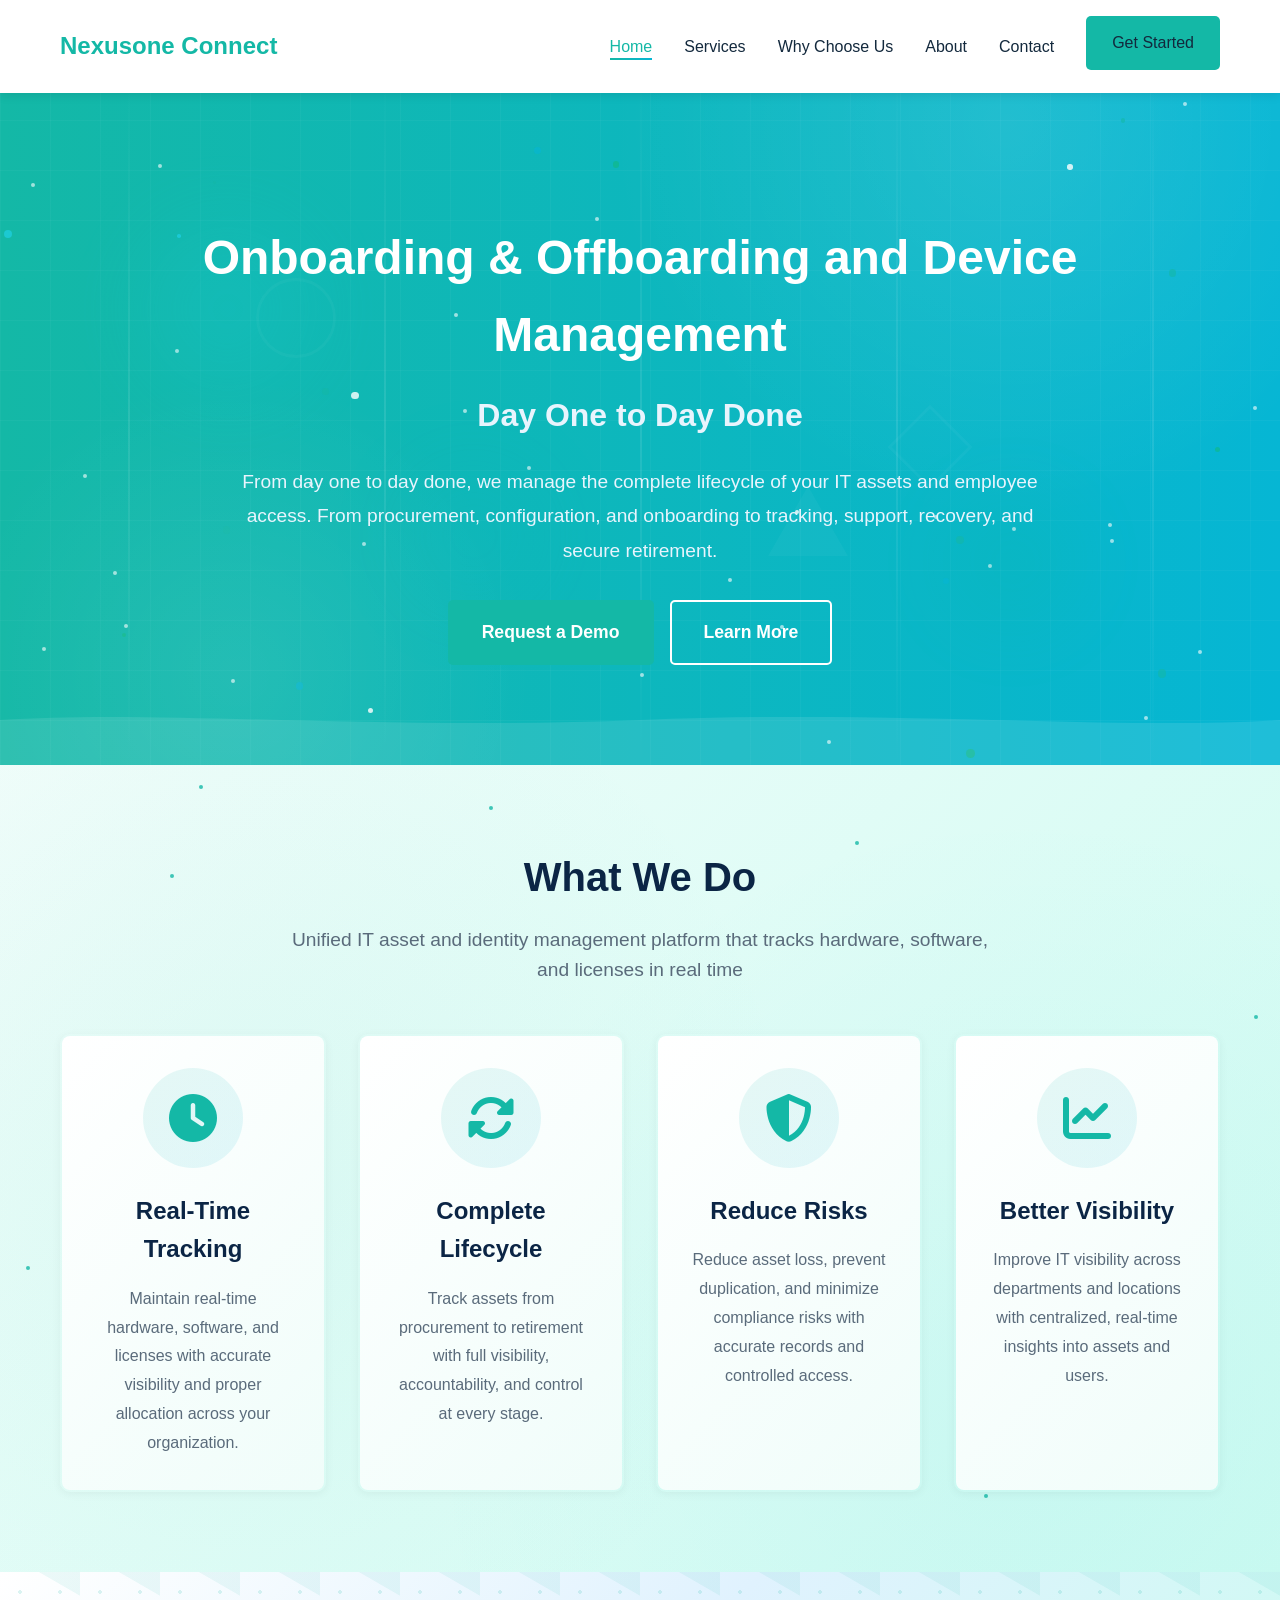
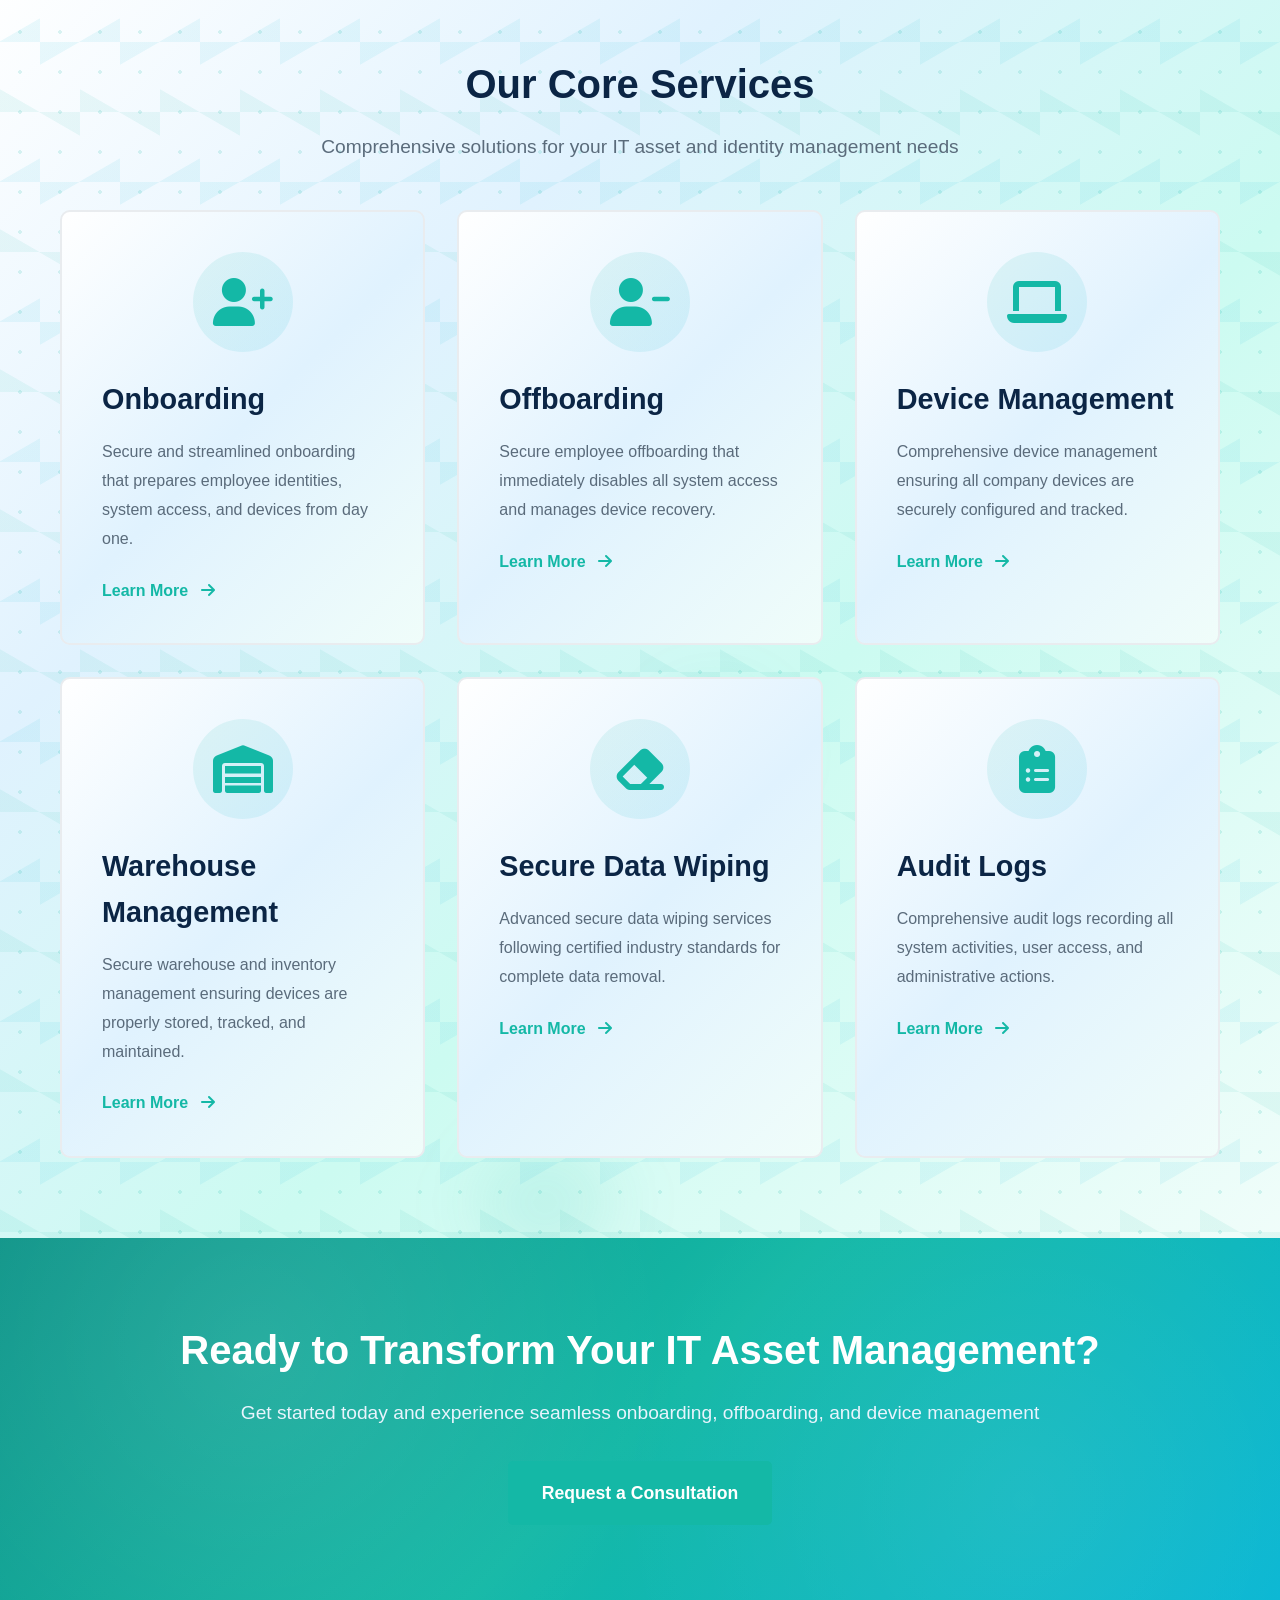
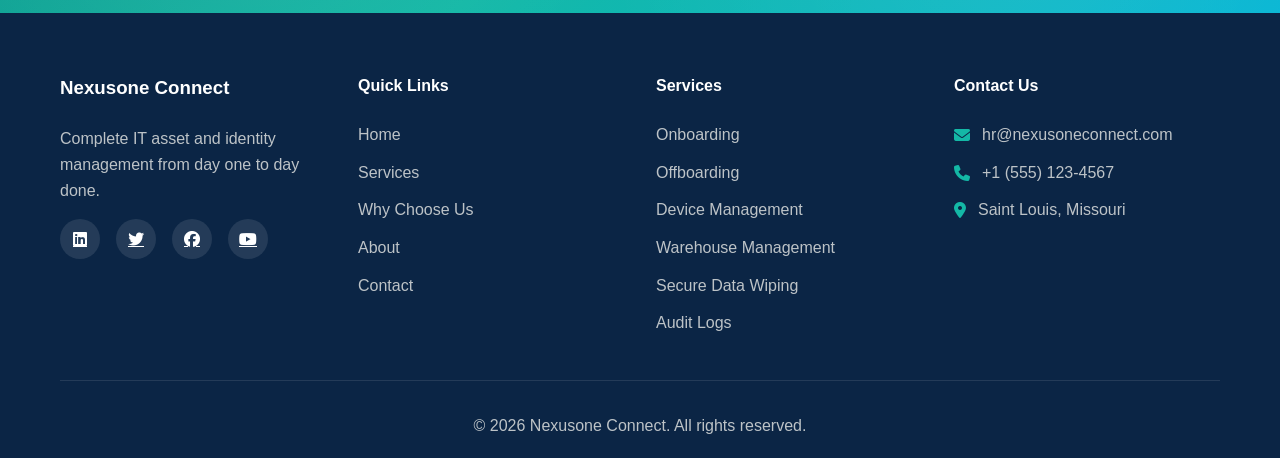
<file: index.html>
<!DOCTYPE html>
<html lang="en">
<head>
    <meta charset="UTF-8">
    <meta name="viewport" content="width=device-width, initial-scale=1.0">
    <meta name="description" content="Nexusone Connect - Complete IT Asset & Identity Management from Day One to Day Done">
    <meta name="keywords" content="IT asset management, identity management, onboarding, offboarding, device management">
    <title>Nexusone Connect - Day One to Day Done</title>
    <link rel="icon" type="image/svg+xml" href="favicon.svg">
    <meta name="theme-color" content="#14B8A6">
    <meta property="og:type" content="website">
    <meta property="og:site_name" content="Nexusone Connect">
    <meta property="og:title" content="Nexusone Connect - Day One to Day Done">
    <meta property="og:description" content="Complete IT asset & identity management from day one to day done — onboarding, offboarding, and device management.">
    <meta name="twitter:card" content="summary_large_image">
    <meta name="twitter:title" content="Nexusone Connect - Day One to Day Done">
    <meta name="twitter:description" content="Complete IT asset & identity management from day one to day done.">
    <link rel="stylesheet" href="css/style.css">
    <link rel="stylesheet" href="https://cdnjs.cloudflare.com/ajax/libs/font-awesome/6.4.0/css/all.min.css">
</head>
<body>
    <!-- Page Loader -->
    <div class="page-loader" id="pageLoader">
        <div class="spinner"></div>
    </div>
    <!-- Navigation -->
    <nav class="navbar" id="navbar">
        <div class="container">
            <div class="nav-wrapper">
                <div class="logo">
                    <a href="index.html">Nexusone Connect</a>
                </div>
                <div class="nav-toggle" id="navToggle" role="button" tabindex="0" aria-label="Toggle navigation menu" aria-expanded="false" aria-controls="navMenu">
                    <span></span>
                    <span></span>
                    <span></span>
                </div>
                <ul class="nav-menu" id="navMenu">
                    <li><a href="index.html" class="active">Home</a></li>
                    <li><a href="services.html">Services</a></li>
                    <li><a href="why-choose-us.html">Why Choose Us</a></li>
                    <li><a href="about.html">About</a></li>
                    <li><a href="contact.html">Contact</a></li>
                    <li><a href="#" class="btn-primary" id="inquiryBtn">Get Started</a></li>
                </ul>
            </div>
        </div>
    </nav>

    <!-- Hero Section -->
    <section class="hero">
        <div class="container">
            <div class="hero-content">
                <h1 class="hero-title fade-in">Onboarding & Offboarding and Device Management</h1>
                <h2 class="hero-subtitle fade-in-delay">Day One to Day Done</h2>
                <p class="hero-description fade-in-delay-2">
                    From day one to day done, we manage the complete lifecycle of your IT assets and employee access. 
                    From procurement, configuration, and onboarding to tracking, support, recovery, and secure retirement.
                </p>
                <div class="hero-buttons fade-in-delay-3">
                    <a href="#" class="btn-primary btn-large" id="heroInquiryBtn">Request a Demo</a>
                    <a href="services.html" class="btn-secondary btn-large">Learn More</a>
                </div>
            </div>
        </div>
    </section>

    <!-- What We Do Section -->
    <section class="what-we-do">
        <div class="container">
            <div class="section-header">
                <h2>What We Do</h2>
                <p>Unified IT asset and identity management platform that tracks hardware, software, and licenses in real time</p>
            </div>
            <div class="features-grid">
                <div class="feature-card scroll-reveal">
                    <div class="feature-icon">
                        <i class="fas fa-clock float"></i>
                    </div>
                    <h3>Real-Time Tracking</h3>
                    <p>Maintain real-time hardware, software, and licenses with accurate visibility and proper allocation across your organization.</p>
                </div>
                <div class="feature-card scroll-reveal">
                    <div class="feature-icon">
                        <i class="fas fa-sync-alt float"></i>
                    </div>
                    <h3>Complete Lifecycle</h3>
                    <p>Track assets from procurement to retirement with full visibility, accountability, and control at every stage.</p>
                </div>
                <div class="feature-card scroll-reveal">
                    <div class="feature-icon">
                        <i class="fas fa-shield-alt float"></i>
                    </div>
                    <h3>Reduce Risks</h3>
                    <p>Reduce asset loss, prevent duplication, and minimize compliance risks with accurate records and controlled access.</p>
                </div>
                <div class="feature-card scroll-reveal">
                    <div class="feature-icon">
                        <i class="fas fa-chart-line float"></i>
                    </div>
                    <h3>Better Visibility</h3>
                    <p>Improve IT visibility across departments and locations with centralized, real-time insights into assets and users.</p>
                </div>
            </div>
        </div>
    </section>

    <!-- Core Services Section -->
    <section class="core-services">
        <div class="container">
            <div class="section-header">
                <h2>Our Core Services</h2>
                <p>Comprehensive solutions for your IT asset and identity management needs</p>
            </div>
            <div class="services-grid">
                <div class="service-card scroll-reveal">
                    <div class="service-icon">
                        <i class="fas fa-user-plus"></i>
                    </div>
                    <h3>Onboarding</h3>
                    <p>Secure and streamlined onboarding that prepares employee identities, system access, and devices from day one.</p>
                    <a href="services.html#onboarding" class="service-link">Learn More <i class="fas fa-arrow-right"></i></a>
                </div>
                <div class="service-card scroll-reveal">
                    <div class="service-icon">
                        <i class="fas fa-user-minus"></i>
                    </div>
                    <h3>Offboarding</h3>
                    <p>Secure employee offboarding that immediately disables all system access and manages device recovery.</p>
                    <a href="services.html#offboarding" class="service-link">Learn More <i class="fas fa-arrow-right"></i></a>
                </div>
                <div class="service-card scroll-reveal">
                    <div class="service-icon">
                        <i class="fas fa-laptop"></i>
                    </div>
                    <h3>Device Management</h3>
                    <p>Comprehensive device management ensuring all company devices are securely configured and tracked.</p>
                    <a href="services.html#device-management" class="service-link">Learn More <i class="fas fa-arrow-right"></i></a>
                </div>
                <div class="service-card scroll-reveal">
                    <div class="service-icon">
                        <i class="fas fa-warehouse"></i>
                    </div>
                    <h3>Warehouse Management</h3>
                    <p>Secure warehouse and inventory management ensuring devices are properly stored, tracked, and maintained.</p>
                    <a href="services.html#warehouse" class="service-link">Learn More <i class="fas fa-arrow-right"></i></a>
                </div>
                <div class="service-card scroll-reveal">
                    <div class="service-icon">
                        <i class="fas fa-eraser"></i>
                    </div>
                    <h3>Secure Data Wiping</h3>
                    <p>Advanced secure data wiping services following certified industry standards for complete data removal.</p>
                    <a href="services.html#data-wiping" class="service-link">Learn More <i class="fas fa-arrow-right"></i></a>
                </div>
                <div class="service-card scroll-reveal">
                    <div class="service-icon">
                        <i class="fas fa-clipboard-list"></i>
                    </div>
                    <h3>Audit Logs</h3>
                    <p>Comprehensive audit logs recording all system activities, user access, and administrative actions.</p>
                    <a href="services.html#audit-logs" class="service-link">Learn More <i class="fas fa-arrow-right"></i></a>
                </div>
            </div>
        </div>
    </section>

    <!-- CTA Section -->
    <section class="cta-section">
        <div class="container">
            <div class="cta-content">
                <h2>Ready to Transform Your IT Asset Management?</h2>
                <p>Get started today and experience seamless onboarding, offboarding, and device management</p>
                <a href="#" class="btn-primary btn-large" id="ctaInquiryBtn">Request a Consultation</a>
            </div>
        </div>
    </section>

    <!-- Footer -->
    <footer class="footer">
        <div class="container">
            <div class="footer-grid">
                <div class="footer-col">
                    <h3>Nexusone Connect</h3>
                    <p>Complete IT asset and identity management from day one to day done.</p>
                    <div class="social-links">
                        <a href="https://www.linkedin.com/in/nexusone-connect-4795b7424/?skipRedirect=true" target="_blank" title="LinkedIn"><i class="fab fa-linkedin"></i></a>
                        <a href="#" title="Twitter"><i class="fab fa-twitter"></i></a>
                        <a href="#" title="Facebook"><i class="fab fa-facebook"></i></a>
                        <a href="#" title="YouTube"><i class="fab fa-youtube"></i></a>
                    </div>
                </div>
                <div class="footer-col">
                    <h4>Quick Links</h4>
                    <ul>
                        <li><a href="index.html">Home</a></li>
                        <li><a href="services.html">Services</a></li>
                        <li><a href="why-choose-us.html">Why Choose Us</a></li>
                        <li><a href="about.html">About</a></li>
                        <li><a href="contact.html">Contact</a></li>
                    </ul>
                </div>
                <div class="footer-col">
                    <h4>Services</h4>
                    <ul>
                        <li><a href="services.html#onboarding">Onboarding</a></li>
                        <li><a href="services.html#offboarding">Offboarding</a></li>
                        <li><a href="services.html#device-management">Device Management</a></li>
                        <li><a href="services.html#warehouse">Warehouse Management</a></li>
                        <li><a href="services.html#data-wiping">Secure Data Wiping</a></li>
                        <li><a href="services.html#audit-logs">Audit Logs</a></li>
                    </ul>
                </div>
                <div class="footer-col">
                    <h4>Contact Us</h4>
                    <ul class="contact-info">
                        <li><i class="fas fa-envelope"></i> hr@nexusoneconnect.com</li>
                        <li><i class="fas fa-phone"></i> +1 (555) 123-4567</li>
                        <li><i class="fas fa-map-marker-alt"></i> Saint Louis, Missouri</li>
                    </ul>
                </div>
            </div>
            <div class="footer-bottom">
                <p>&copy; 2026 Nexusone Connect. All rights reserved.</p>
            </div>
        </div>
    </footer>

    <!-- Inquiry Popup Modal -->
    <div class="modal" id="inquiryModal" role="dialog" aria-modal="true" aria-labelledby="inquiryModalTitle">
        <div class="modal-content">
            <span class="close-modal" id="closeModal" role="button" tabindex="0" aria-label="Close dialog">&times;</span>
            <h2 id="inquiryModalTitle">Get Started Today</h2>
            <p>Fill out the form below and our team will get back to you within 24 hours.</p>
            <form class="inquiry-form" id="inquiryForm">
                <div class="form-group">
                    <input type="text" name="name" placeholder="Full Name *" aria-label="Full name" required>
                </div>
                <div class="form-group">
                    <input type="email" name="email" placeholder="Email Address *" aria-label="Email address" required>
                </div>
                <div class="form-group">
                    <input type="tel" name="phone" placeholder="Phone Number" aria-label="Phone number">
                </div>
                <div class="form-group">
                    <input type="text" name="company" placeholder="Company Name" aria-label="Company name">
                </div>
                <div class="form-group">
                    <input type="url" name="website" placeholder="Your Website URL (Optional)" aria-label="Website URL">
                </div>
                <div class="form-group">
                    <select name="service" required aria-label="Service of interest">
                        <option value="">Select Service *</option>
                        <option value="Onboarding">Onboarding</option>
                        <option value="Offboarding">Offboarding</option>
                        <option value="Device Management">Device Management</option>
                        <option value="Warehouse &amp; Inventory Management">Warehouse &amp; Inventory Management</option>
                        <option value="Secure Data Wiping">Secure Data Wiping</option>
                        <option value="Audit Logs">Audit Logs</option>
                        <option value="General Inquiry">General Inquiry</option>
                    </select>
                </div>
                <div class="form-group">
                    <textarea name="message" rows="4" placeholder="Your Message *" aria-label="Your message" required></textarea>
                </div>
                <button type="submit" class="btn-primary btn-large">Submit Inquiry</button>
            </form>
        </div>
    </div>

    <script src="js/animations.js"></script>
    <script src="js/script.js"></script>
</body>
</html>
</file>
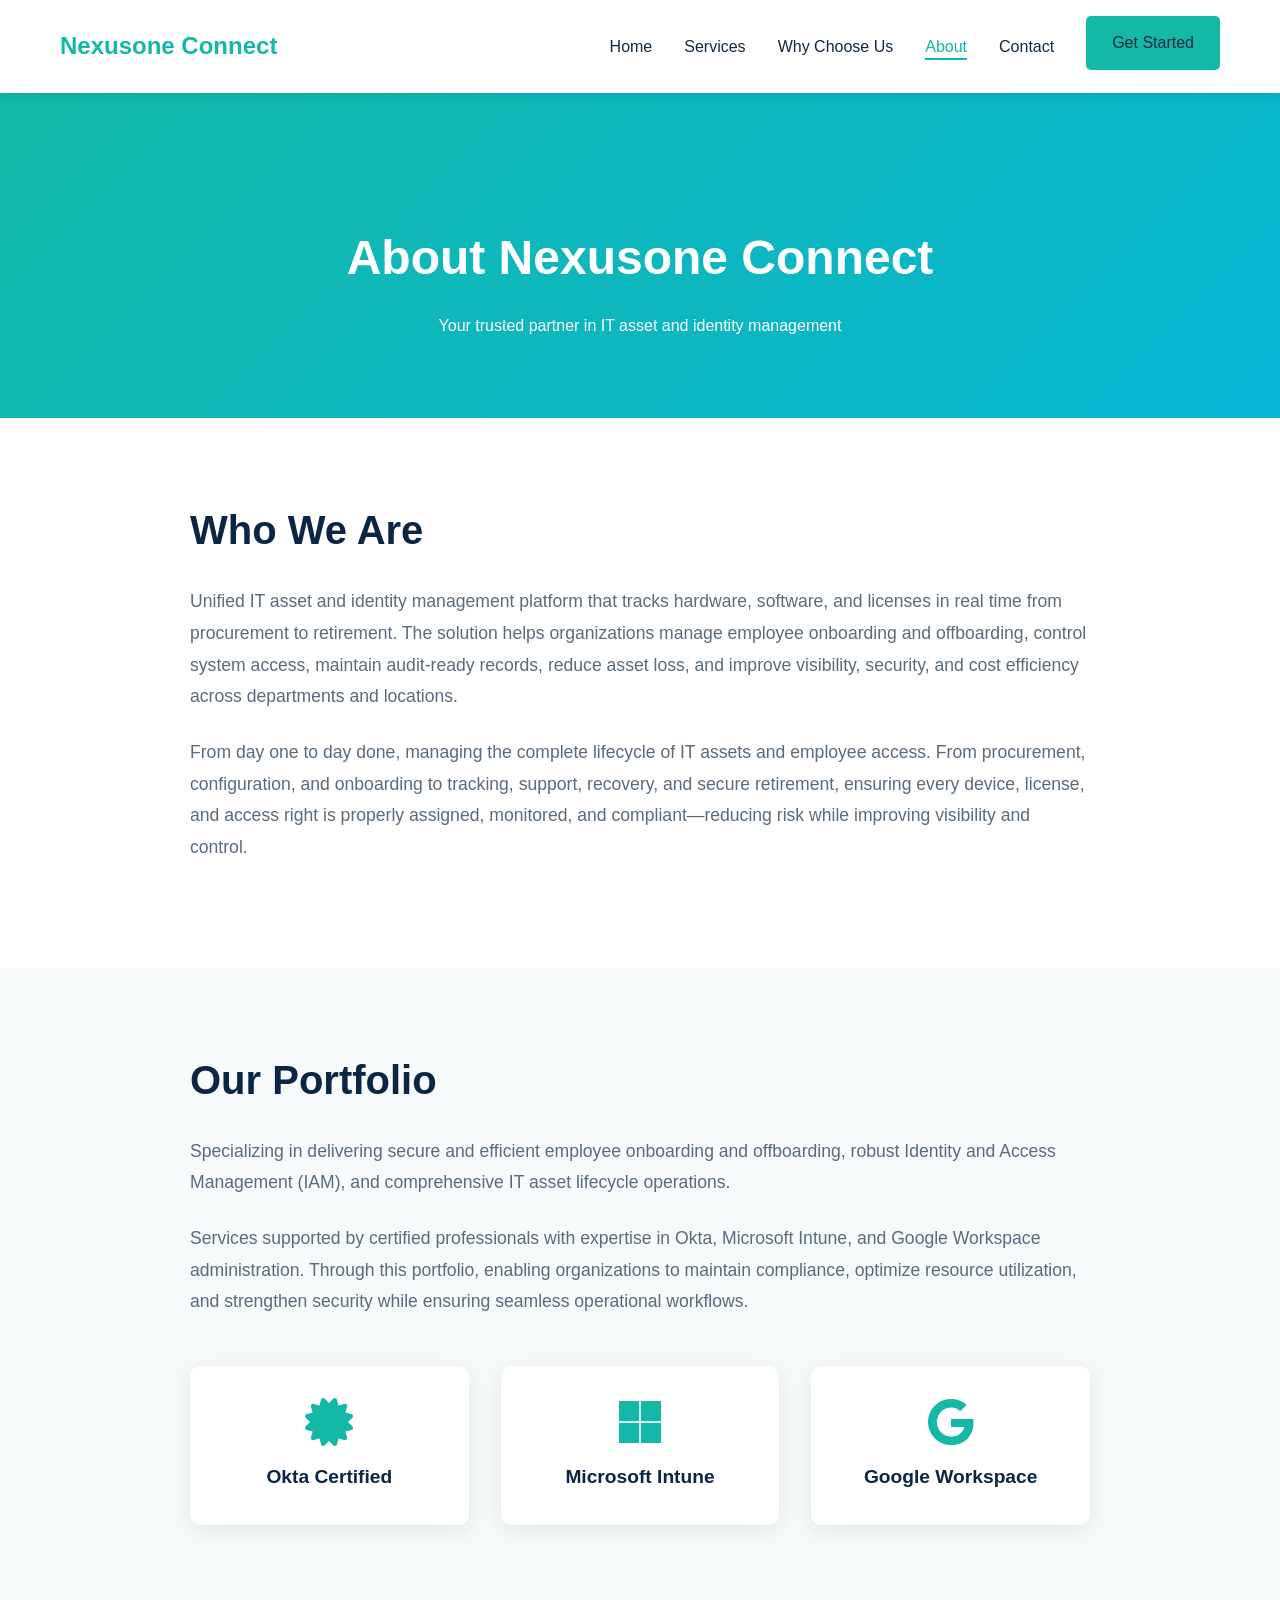
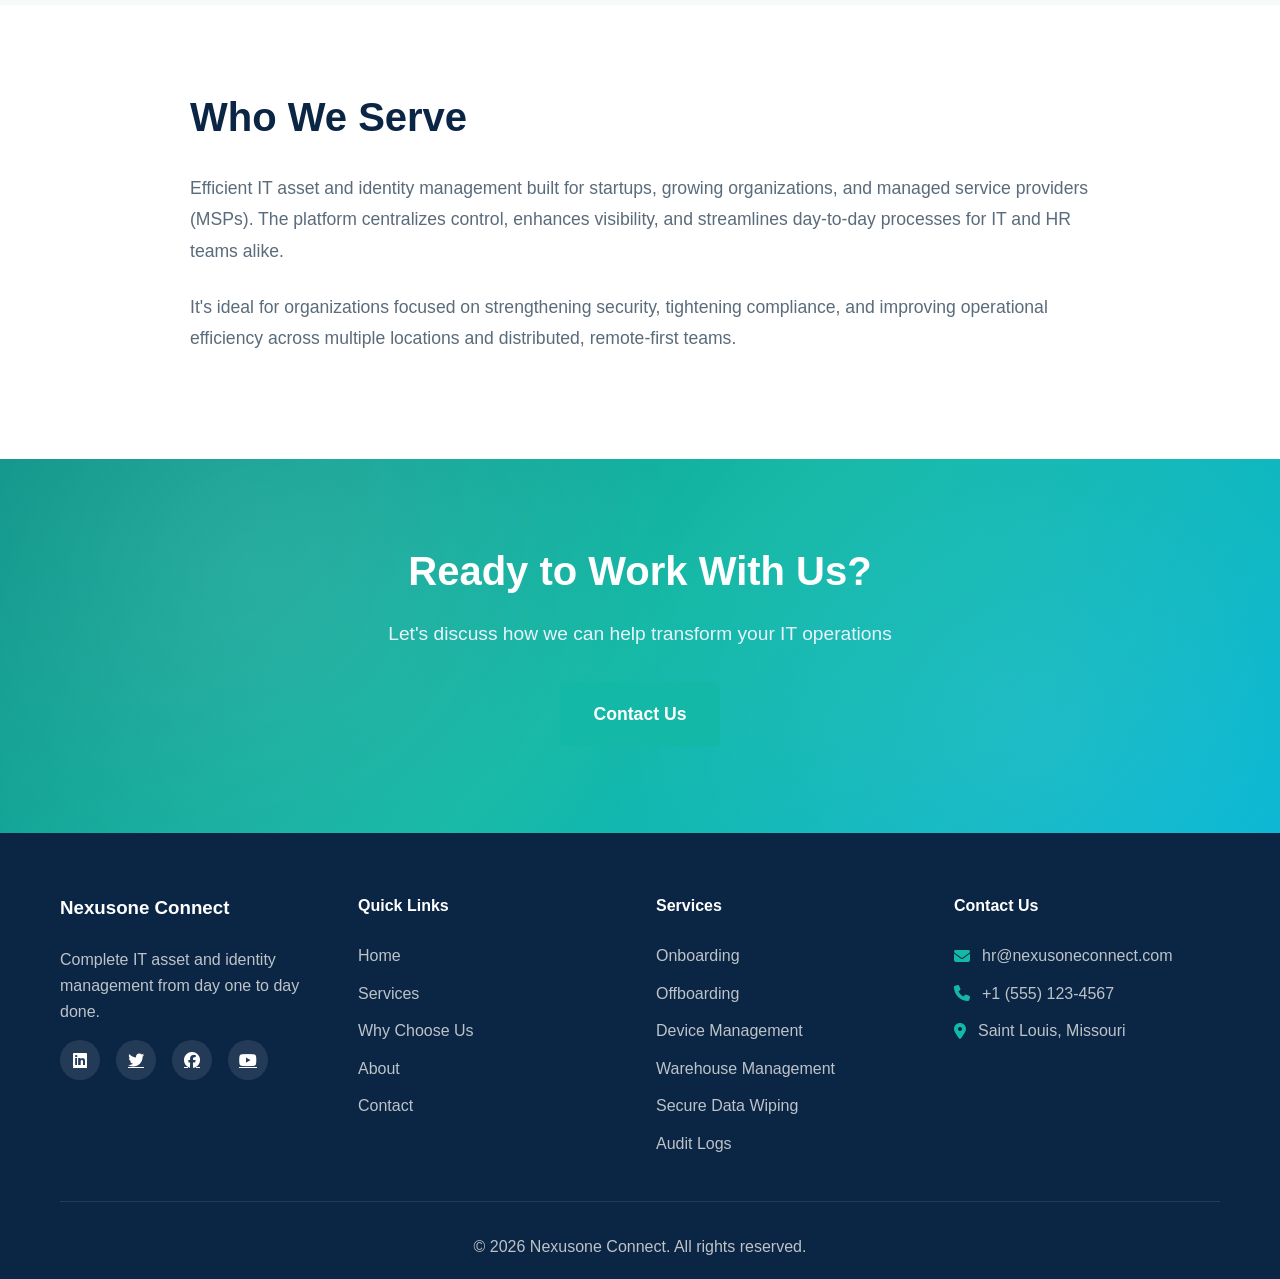
<file: about.html>
<!DOCTYPE html>
<html lang="en">
<head>
    <meta charset="UTF-8">
    <meta name="viewport" content="width=device-width, initial-scale=1.0">
    <meta name="description" content="About Nexusone Connect - IT asset and identity management experts">
    <title>About Us - Nexusone Connect</title>
    <link rel="icon" type="image/svg+xml" href="favicon.svg">
    <meta name="theme-color" content="#14B8A6">
    <meta property="og:type" content="website">
    <meta property="og:site_name" content="Nexusone Connect">
    <meta property="og:title" content="About Us - Nexusone Connect">
    <meta property="og:description" content="Your trusted partner in IT asset and identity management — certified in Okta, Microsoft Intune, and Google Workspace administration.">
    <meta name="twitter:card" content="summary_large_image">
    <meta name="twitter:title" content="About Us - Nexusone Connect">
    <meta name="twitter:description" content="Your trusted partner in IT asset and identity management.">
    <link rel="stylesheet" href="css/style.css">
    <link rel="stylesheet" href="https://cdnjs.cloudflare.com/ajax/libs/font-awesome/6.4.0/css/all.min.css">
    <style>
        .page-header {
            background: linear-gradient(135deg, var(--gradient-start) 0%, var(--gradient-mid) 100%);
            color: white;
            padding: 150px 0 80px;
            margin-top: 70px;
            text-align: center;
            position: relative;
            overflow: hidden;
        }
        .page-header h1 {
            font-size: 3rem;
            margin-bottom: 1rem;
        }
        .about-section {
            padding: 80px 0;
        }
        .about-section:nth-child(even) {
            background: var(--bg-light);
        }
        .about-content {
            max-width: 900px;
            margin: 0 auto;
        }
        .about-content h2 {
            font-size: 2.5rem;
            color: var(--secondary-color);
            margin-bottom: 1.5rem;
        }
        .about-content p {
            font-size: 1.1rem;
            line-height: 1.8;
            color: var(--text-light);
            margin-bottom: 1.5rem;
        }
        .certifications {
            display: grid;
            grid-template-columns: repeat(auto-fit, minmax(200px, 1fr));
            gap: 2rem;
            margin-top: 3rem;
        }
        .cert-card {
            background: white;
            padding: 2rem;
            border-radius: 10px;
            text-align: center;
            box-shadow: 0 5px 20px rgba(0,0,0,0.08);
        }
        .cert-card i {
            font-size: 3rem;
            color: var(--primary-color);
            margin-bottom: 1rem;
        }
        .cert-card h3 {
            font-size: 1.2rem;
            color: var(--secondary-color);
        }
        @media (max-width: 768px) {
            .page-header h1 {
                font-size: 2rem;
            }
        }
    </style>
</head>
<body>
    <!-- Page Loader -->
    <div class="page-loader" id="pageLoader">
        <div class="spinner"></div>
    </div>

    <!-- Navigation -->
    <nav class="navbar" id="navbar">
        <div class="container">
            <div class="nav-wrapper">
                <div class="logo">
                    <a href="index.html">Nexusone Connect</a>
                </div>
                <div class="nav-toggle" id="navToggle" role="button" tabindex="0" aria-label="Toggle navigation menu" aria-expanded="false" aria-controls="navMenu">
                    <span></span>
                    <span></span>
                    <span></span>
                </div>
                <ul class="nav-menu" id="navMenu">
                    <li><a href="index.html">Home</a></li>
                    <li><a href="services.html">Services</a></li>
                    <li><a href="why-choose-us.html">Why Choose Us</a></li>
                    <li><a href="about.html" class="active">About</a></li>
                    <li><a href="contact.html">Contact</a></li>
                    <li><a href="#" class="btn-primary" id="inquiryBtn">Get Started</a></li>
                </ul>
            </div>
        </div>
    </nav>

    <!-- Page Header -->
    <section class="page-header">
        <div class="container">
            <h1 class="fade-in">About Nexusone Connect</h1>
            <p class="fade-in-delay">Your trusted partner in IT asset and identity management</p>
        </div>
    </section>

    <!-- About Content -->
    <section class="about-section">
        <div class="container">
            <div class="about-content scroll-reveal">
                <h2>Who We Are</h2>
                <p>Unified IT asset and identity management platform that tracks hardware, software, and licenses in real time from procurement to retirement. The solution helps organizations manage employee onboarding and offboarding, control system access, maintain audit-ready records, reduce asset loss, and improve visibility, security, and cost efficiency across departments and locations.</p>
                <p>From day one to day done, managing the complete lifecycle of IT assets and employee access. From procurement, configuration, and onboarding to tracking, support, recovery, and secure retirement, ensuring every device, license, and access right is properly assigned, monitored, and compliant—reducing risk while improving visibility and control.</p>
            </div>
        </div>
    </section>

    <!-- Portfolio Section -->
    <section class="about-section">
        <div class="container">
            <div class="about-content scroll-reveal">
                <h2>Our Portfolio</h2>
                <p>Specializing in delivering secure and efficient employee onboarding and offboarding, robust Identity and Access Management (IAM), and comprehensive IT asset lifecycle operations.</p>
                <p>Services supported by certified professionals with expertise in Okta, Microsoft Intune, and Google Workspace administration. Through this portfolio, enabling organizations to maintain compliance, optimize resource utilization, and strengthen security while ensuring seamless operational workflows.</p>

                <div class="certifications">
                    <div class="cert-card scroll-reveal-scale">
                        <i class="fas fa-certificate"></i>
                        <h3>Okta Certified</h3>
                    </div>
                    <div class="cert-card scroll-reveal-scale">
                        <i class="fab fa-microsoft"></i>
                        <h3>Microsoft Intune</h3>
                    </div>
                    <div class="cert-card scroll-reveal-scale">
                        <i class="fab fa-google"></i>
                        <h3>Google Workspace</h3>
                    </div>
                </div>
            </div>
        </div>
    </section>

    <!-- Target Audience -->
    <section class="about-section">
        <div class="container">
            <div class="about-content scroll-reveal">
                <h2>Who We Serve</h2>
                <p>Efficient IT asset and identity management built for startups, growing organizations, and managed service providers (MSPs). The platform centralizes control, enhances visibility, and streamlines day-to-day processes for IT and HR teams alike.</p>
                <p>It's ideal for organizations focused on strengthening security, tightening compliance, and improving operational efficiency across multiple locations and distributed, remote-first teams.</p>
            </div>
        </div>
    </section>

    <!-- CTA Section -->
    <section class="cta-section">
        <div class="container">
            <div class="cta-content">
                <h2>Ready to Work With Us?</h2>
                <p>Let's discuss how we can help transform your IT operations</p>
                <a href="contact.html" class="btn-primary btn-large">Contact Us</a>
            </div>
        </div>
    </section>

    <!-- Footer -->
    <footer class="footer">
        <div class="container">
            <div class="footer-grid">
                <div class="footer-col">
                    <h3>Nexusone Connect</h3>
                    <p>Complete IT asset and identity management from day one to day done.</p>
                    <div class="social-links">
                        <a href="https://www.linkedin.com/in/nexusone-connect-4795b7424/?skipRedirect=true" target="_blank" title="LinkedIn"><i class="fab fa-linkedin"></i></a>
                        <a href="#" title="Twitter"><i class="fab fa-twitter"></i></a>
                        <a href="#" title="Facebook"><i class="fab fa-facebook"></i></a>
                        <a href="#" title="YouTube"><i class="fab fa-youtube"></i></a>
                    </div>
                </div>
                <div class="footer-col">
                    <h4>Quick Links</h4>
                    <ul>
                        <li><a href="index.html">Home</a></li>
                        <li><a href="services.html">Services</a></li>
                        <li><a href="why-choose-us.html">Why Choose Us</a></li>
                        <li><a href="about.html">About</a></li>
                        <li><a href="contact.html">Contact</a></li>
                    </ul>
                </div>
                <div class="footer-col">
                    <h4>Services</h4>
                    <ul>
                        <li><a href="services.html#onboarding">Onboarding</a></li>
                        <li><a href="services.html#offboarding">Offboarding</a></li>
                        <li><a href="services.html#device-management">Device Management</a></li>
                        <li><a href="services.html#warehouse">Warehouse Management</a></li>
                        <li><a href="services.html#data-wiping">Secure Data Wiping</a></li>
                        <li><a href="services.html#audit-logs">Audit Logs</a></li>
                    </ul>
                </div>
                <div class="footer-col">
                    <h4>Contact Us</h4>
                    <ul class="contact-info">
                        <li><i class="fas fa-envelope"></i> hr@nexusoneconnect.com</li>
                        <li><i class="fas fa-phone"></i> +1 (555) 123-4567</li>
                        <li><i class="fas fa-map-marker-alt"></i> Saint Louis, Missouri</li>
                    </ul>
                </div>
            </div>
            <div class="footer-bottom">
                <p>&copy; 2026 Nexusone Connect. All rights reserved.</p>
            </div>
        </div>
    </footer>

    <!-- Inquiry Popup Modal -->
    <div class="modal" id="inquiryModal" role="dialog" aria-modal="true" aria-labelledby="inquiryModalTitle">
        <div class="modal-content">
            <span class="close-modal" id="closeModal" role="button" tabindex="0" aria-label="Close dialog">&times;</span>
            <h2 id="inquiryModalTitle">Get Started Today</h2>
            <p>Fill out the form below and our team will get back to you within 24 hours.</p>
            <form class="inquiry-form" id="inquiryForm">
                <div class="form-group">
                    <input type="text" name="name" placeholder="Full Name *" aria-label="Full name" required>
                </div>
                <div class="form-group">
                    <input type="email" name="email" placeholder="Email Address *" aria-label="Email address" required>
                </div>
                <div class="form-group">
                    <input type="tel" name="phone" placeholder="Phone Number" aria-label="Phone number">
                </div>
                <div class="form-group">
                    <input type="text" name="company" placeholder="Company Name" aria-label="Company name">
                </div>
                <div class="form-group">
                    <input type="url" name="website" placeholder="Your Website URL (Optional)" aria-label="Website URL">
                </div>
                <div class="form-group">
                    <select name="service" required aria-label="Service of interest">
                        <option value="">Select Service *</option>
                        <option value="Onboarding">Onboarding</option>
                        <option value="Offboarding">Offboarding</option>
                        <option value="Device Management">Device Management</option>
                        <option value="Warehouse &amp; Inventory Management">Warehouse &amp; Inventory Management</option>
                        <option value="Secure Data Wiping">Secure Data Wiping</option>
                        <option value="Audit Logs">Audit Logs</option>
                        <option value="General Inquiry">General Inquiry</option>
                    </select>
                </div>
                <div class="form-group">
                    <textarea name="message" rows="4" placeholder="Your Message *" aria-label="Your message" required></textarea>
                </div>
                <button type="submit" class="btn-primary btn-large">Submit Inquiry</button>
            </form>
        </div>
    </div>

    <script src="js/animations.js"></script>
    <script src="js/script.js"></script>
</body>
</html>
</file>
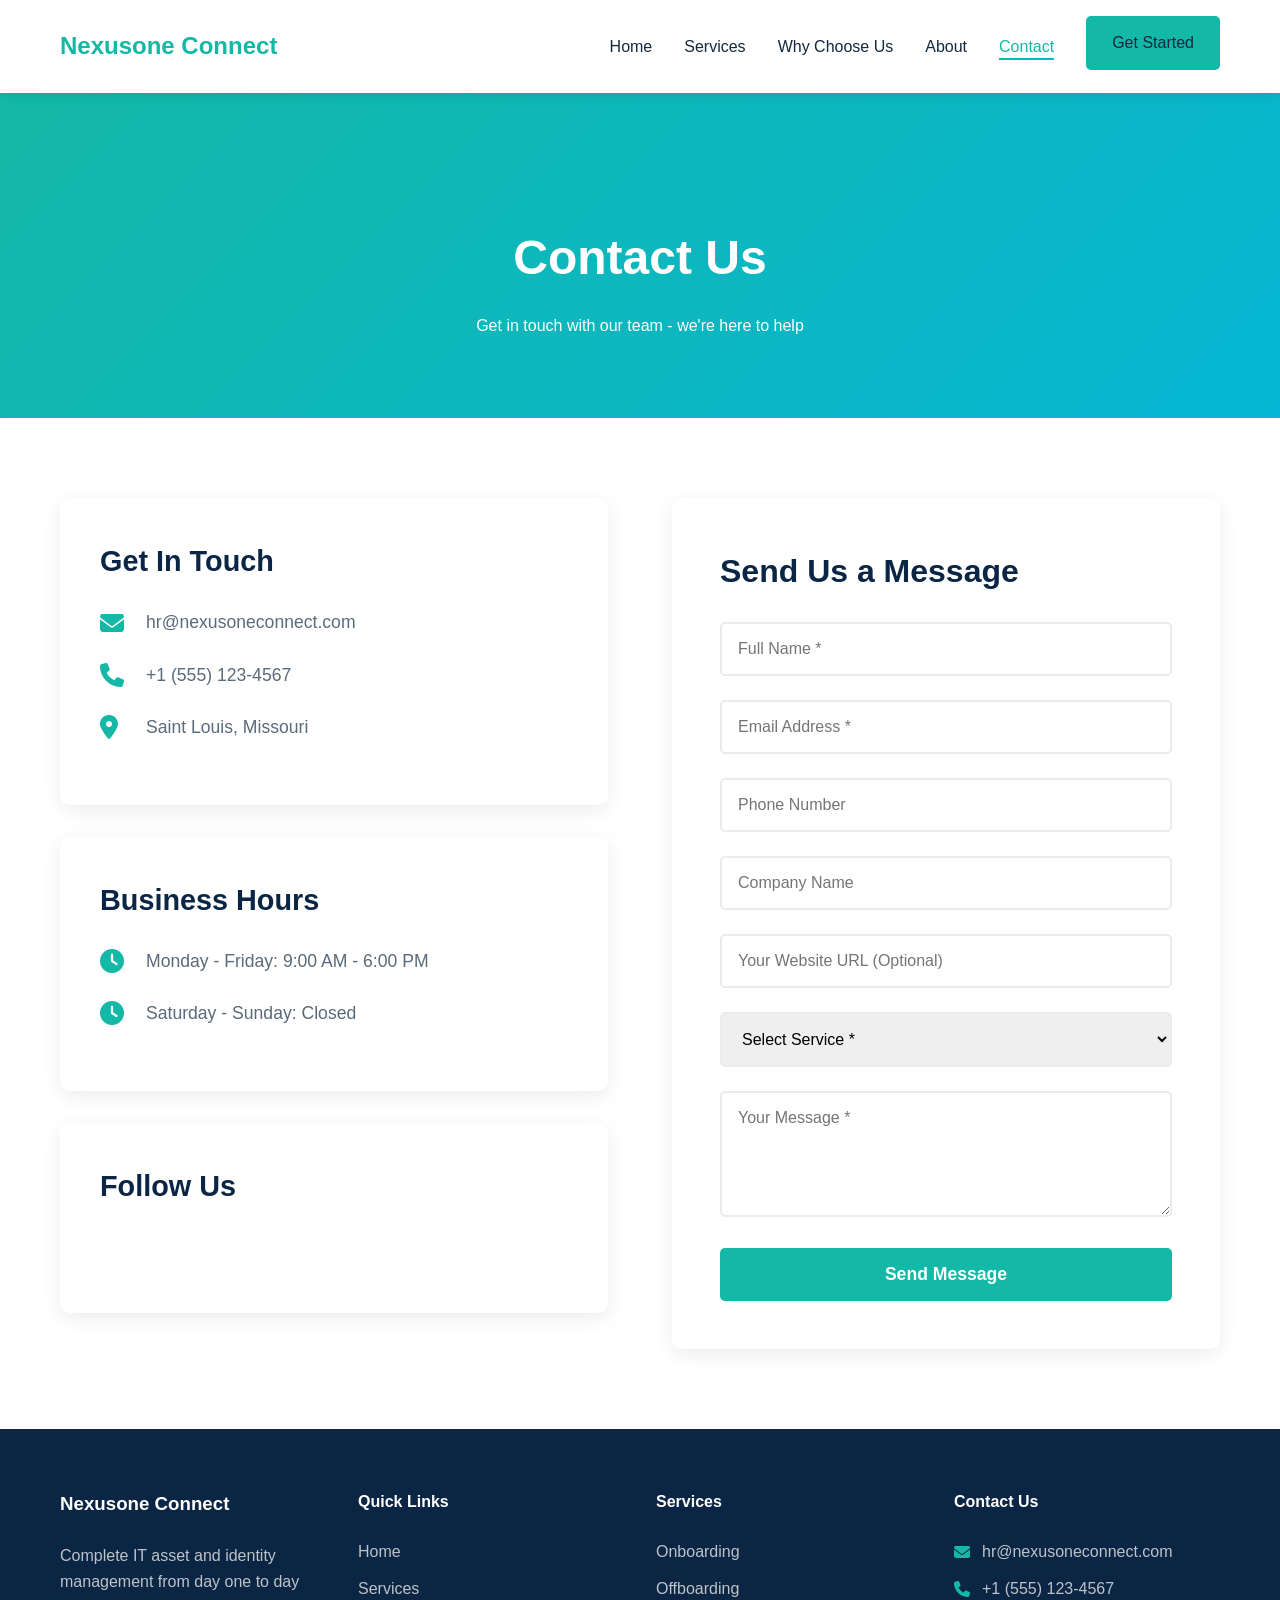
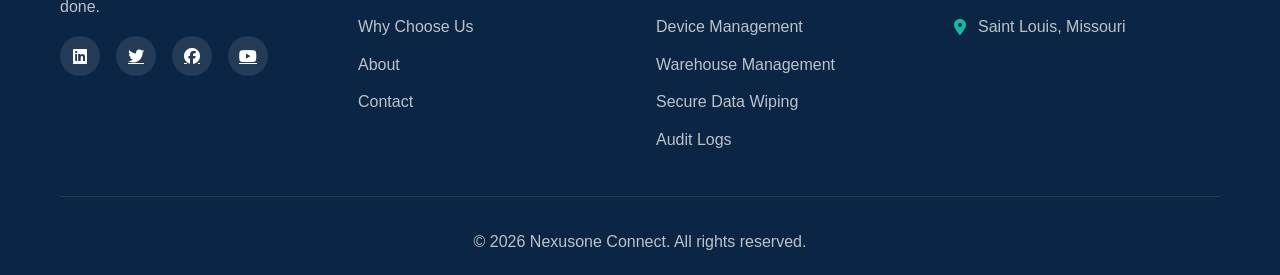
<file: contact.html>
<!DOCTYPE html>
<html lang="en">
<head>
    <meta charset="UTF-8">
    <meta name="viewport" content="width=device-width, initial-scale=1.0">
    <meta name="description" content="Contact Nexusone for IT asset and identity management solutions">
    <title>Contact Us - Nexusone Connect</title>
    <link rel="icon" type="image/svg+xml" href="favicon.svg">
    <meta name="theme-color" content="#14B8A6">
    <meta property="og:type" content="website">
    <meta property="og:site_name" content="Nexusone Connect">
    <meta property="og:title" content="Contact Us - Nexusone Connect">
    <meta property="og:description" content="Get in touch with the Nexusone Connect team for IT asset and identity management solutions. We're here to help.">
    <meta name="twitter:card" content="summary_large_image">
    <meta name="twitter:title" content="Contact Us - Nexusone Connect">
    <meta name="twitter:description" content="Get in touch with the Nexusone Connect team. We're here to help.">
    <link rel="stylesheet" href="css/style.css">
    <link rel="stylesheet" href="https://cdnjs.cloudflare.com/ajax/libs/font-awesome/6.4.0/css/all.min.css">
    <style>
        .page-header {
            background: linear-gradient(135deg, var(--gradient-start) 0%, var(--gradient-mid) 100%);
            color: white;
            padding: 150px 0 80px;
            margin-top: 70px;
            text-align: center;
        }
        .page-header h1 {
            font-size: 3rem;
            margin-bottom: 1rem;
        }
        .contact-section {
            padding: 80px 0;
        }
        .contact-grid {
            display: grid;
            grid-template-columns: 1fr 1fr;
            gap: 4rem;
            align-items: start;
        }
        .contact-info-box {
            background: white;
            padding: 2.5rem;
            border-radius: 10px;
            box-shadow: 0 5px 20px rgba(0,0,0,0.08);
            margin-bottom: 2rem;
        }
        .contact-info-box h3 {
            font-size: 1.8rem;
            color: var(--secondary-color);
            margin-bottom: 1.5rem;
        }
        .contact-detail {
            display: flex;
            align-items: center;
            gap: 1rem;
            margin-bottom: 1.5rem;
            font-size: 1.1rem;
            color: var(--text-light);
        }
        .contact-detail i {
            font-size: 1.5rem;
            color: var(--primary-color);
            width: 30px;
        }
        .contact-form-box {
            background: white;
            padding: 3rem;
            border-radius: 10px;
            box-shadow: 0 5px 20px rgba(0,0,0,0.08);
        }
        .contact-form-box h2 {
            font-size: 2rem;
            color: var(--secondary-color);
            margin-bottom: 1.5rem;
        }
        @media (max-width: 768px) {
            .contact-grid {
                grid-template-columns: 1fr;
            }
            .page-header h1 {
                font-size: 2rem;
            }
        }
    </style>
</head>
<body>
    <!-- Page Loader -->
    <div class="page-loader" id="pageLoader">
        <div class="spinner"></div>
    </div>

    <!-- Navigation -->
    <nav class="navbar" id="navbar">
        <div class="container">
            <div class="nav-wrapper">
                <div class="logo">
                    <a href="index.html">Nexusone Connect</a>
                </div>
                <div class="nav-toggle" id="navToggle" role="button" tabindex="0" aria-label="Toggle navigation menu" aria-expanded="false" aria-controls="navMenu">
                    <span></span>
                    <span></span>
                    <span></span>
                </div>
                <ul class="nav-menu" id="navMenu">
                    <li><a href="index.html">Home</a></li>
                    <li><a href="services.html">Services</a></li>
                    <li><a href="why-choose-us.html">Why Choose Us</a></li>
                    <li><a href="about.html">About</a></li>
                    <li><a href="contact.html" class="active">Contact</a></li>
                    <li><a href="#" class="btn-primary" id="inquiryBtn">Get Started</a></li>
                </ul>
            </div>
        </div>
    </nav>

    <!-- Page Header -->
    <section class="page-header">
        <div class="container">
            <h1 class="fade-in">Contact Us</h1>
            <p class="fade-in-delay">Get in touch with our team - we're here to help</p>
        </div>
    </section>

    <!-- Contact Section -->
    <section class="contact-section">
        <div class="container">
            <div class="contact-grid">
                <!-- Contact Information -->
                <div class="scroll-reveal-left">
                    <div class="contact-info-box">
                        <h3>Get In Touch</h3>
                        <div class="contact-detail">
                            <i class="fas fa-envelope"></i>
                            <span>hr@nexusoneconnect.com</span>
                        </div>
                        <div class="contact-detail">
                            <i class="fas fa-phone"></i>
                            <span>+1 (555) 123-4567</span>
                        </div>
                        <div class="contact-detail">
                            <i class="fas fa-map-marker-alt"></i>
                            <span>Saint Louis, Missouri</span>
                        </div>
                    </div>

                    <div class="contact-info-box">
                        <h3>Business Hours</h3>
                        <div class="contact-detail">
                            <i class="fas fa-clock"></i>
                            <span>Monday - Friday: 9:00 AM - 6:00 PM</span>
                        </div>
                        <div class="contact-detail">
                            <i class="fas fa-clock"></i>
                            <span>Saturday - Sunday: Closed</span>
                        </div>
                    </div>

                    <div class="contact-info-box">
                        <h3>Follow Us</h3>
                        <div class="social-links">
                            <a href="https://www.linkedin.com/in/nexusone-connect-4795b7424/?skipRedirect=true" target="_blank" title="LinkedIn"><i class="fab fa-linkedin"></i></a>
                        <a href="#" title="Twitter"><i class="fab fa-twitter"></i></a>
                        <a href="#" title="Facebook"><i class="fab fa-facebook"></i></a>
                        <a href="#" title="YouTube"><i class="fab fa-youtube"></i></a>
                        </div>
                    </div>
                </div>

                <!-- Contact Form -->
                <div class="contact-form-box scroll-reveal-right">
                    <h2>Send Us a Message</h2>
                    <form class="inquiry-form" id="contactForm">
                        <div class="form-group">
                            <input type="text" name="name" placeholder="Full Name *" aria-label="Full name" required>
                        </div>
                        <div class="form-group">
                            <input type="email" name="email" placeholder="Email Address *" aria-label="Email address" required>
                        </div>
                        <div class="form-group">
                            <input type="tel" name="phone" placeholder="Phone Number" aria-label="Phone number">
                        </div>
                        <div class="form-group">
                            <input type="text" name="company" placeholder="Company Name" aria-label="Company name">
                        </div>
                        <div class="form-group">
                            <input type="url" name="website" placeholder="Your Website URL (Optional)" aria-label="Website URL">
                        </div>
                        <div class="form-group">
                            <select name="service" required aria-label="Service of interest">
                                <option value="">Select Service *</option>
                                <option value="Onboarding">Onboarding</option>
                                <option value="Offboarding">Offboarding</option>
                                <option value="Device Management">Device Management</option>
                                <option value="Warehouse &amp; Inventory Management">Warehouse &amp; Inventory Management</option>
                                <option value="Secure Data Wiping">Secure Data Wiping</option>
                                <option value="Audit Logs">Audit Logs</option>
                                <option value="General Inquiry">General Inquiry</option>
                            </select>
                        </div>
                        <div class="form-group">
                            <textarea name="message" rows="5" placeholder="Your Message *" aria-label="Your message" required></textarea>
                        </div>
                        <button type="submit" class="btn-primary btn-large">Send Message</button>
                    </form>
                </div>
            </div>
        </div>
    </section>

    <!-- Footer -->
    <footer class="footer">
        <div class="container">
            <div class="footer-grid">
                <div class="footer-col">
                    <h3>Nexusone Connect</h3>
                    <p>Complete IT asset and identity management from day one to day done.</p>
                    <div class="social-links">
                        <a href="https://www.linkedin.com/in/nexusone-connect-4795b7424/?skipRedirect=true" target="_blank" title="LinkedIn"><i class="fab fa-linkedin"></i></a>
                        <a href="#" title="Twitter"><i class="fab fa-twitter"></i></a>
                        <a href="#" title="Facebook"><i class="fab fa-facebook"></i></a>
                        <a href="#" title="YouTube"><i class="fab fa-youtube"></i></a>
                    </div>
                </div>
                <div class="footer-col">
                    <h4>Quick Links</h4>
                    <ul>
                        <li><a href="index.html">Home</a></li>
                        <li><a href="services.html">Services</a></li>
                        <li><a href="why-choose-us.html">Why Choose Us</a></li>
                        <li><a href="about.html">About</a></li>
                        <li><a href="contact.html">Contact</a></li>
                    </ul>
                </div>
                <div class="footer-col">
                    <h4>Services</h4>
                    <ul>
                        <li><a href="services.html#onboarding">Onboarding</a></li>
                        <li><a href="services.html#offboarding">Offboarding</a></li>
                        <li><a href="services.html#device-management">Device Management</a></li>
                        <li><a href="services.html#warehouse">Warehouse Management</a></li>
                        <li><a href="services.html#data-wiping">Secure Data Wiping</a></li>
                        <li><a href="services.html#audit-logs">Audit Logs</a></li>
                    </ul>
                </div>
                <div class="footer-col">
                    <h4>Contact Us</h4>
                    <ul class="contact-info">
                        <li><i class="fas fa-envelope"></i> hr@nexusoneconnect.com</li>
                        <li><i class="fas fa-phone"></i> +1 (555) 123-4567</li>
                        <li><i class="fas fa-map-marker-alt"></i> Saint Louis, Missouri</li>
                    </ul>
                </div>
            </div>
            <div class="footer-bottom">
                <p>&copy; 2026 Nexusone Connect. All rights reserved.</p>
            </div>
        </div>
    </footer>

    <!-- Inquiry Popup Modal -->
    <div class="modal" id="inquiryModal" role="dialog" aria-modal="true" aria-labelledby="inquiryModalTitle">
        <div class="modal-content">
            <span class="close-modal" id="closeModal" role="button" tabindex="0" aria-label="Close dialog">&times;</span>
            <h2 id="inquiryModalTitle">Get Started Today</h2>
            <p>Fill out the form below and our team will get back to you within 24 hours.</p>
            <form class="inquiry-form" id="inquiryForm">
                <div class="form-group">
                    <input type="text" name="name" placeholder="Full Name *" aria-label="Full name" required>
                </div>
                <div class="form-group">
                    <input type="email" name="email" placeholder="Email Address *" aria-label="Email address" required>
                </div>
                <div class="form-group">
                    <input type="tel" name="phone" placeholder="Phone Number" aria-label="Phone number">
                </div>
                <div class="form-group">
                    <input type="text" name="company" placeholder="Company Name" aria-label="Company name">
                </div>
                <div class="form-group">
                    <input type="url" name="website" placeholder="Your Website URL (Optional)" aria-label="Website URL">
                </div>
                <div class="form-group">
                    <select name="service" required aria-label="Service of interest">
                        <option value="">Select Service *</option>
                        <option value="Onboarding">Onboarding</option>
                        <option value="Offboarding">Offboarding</option>
                        <option value="Device Management">Device Management</option>
                        <option value="Warehouse &amp; Inventory Management">Warehouse &amp; Inventory Management</option>
                        <option value="Secure Data Wiping">Secure Data Wiping</option>
                        <option value="Audit Logs">Audit Logs</option>
                        <option value="General Inquiry">General Inquiry</option>
                    </select>
                </div>
                <div class="form-group">
                    <textarea name="message" rows="4" placeholder="Your Message *" aria-label="Your message" required></textarea>
                </div>
                <button type="submit" class="btn-primary btn-large">Submit Inquiry</button>
            </form>
        </div>
    </div>

    <script src="js/animations.js"></script>
    <script src="js/script.js"></script>
</body>
</html>
</file>
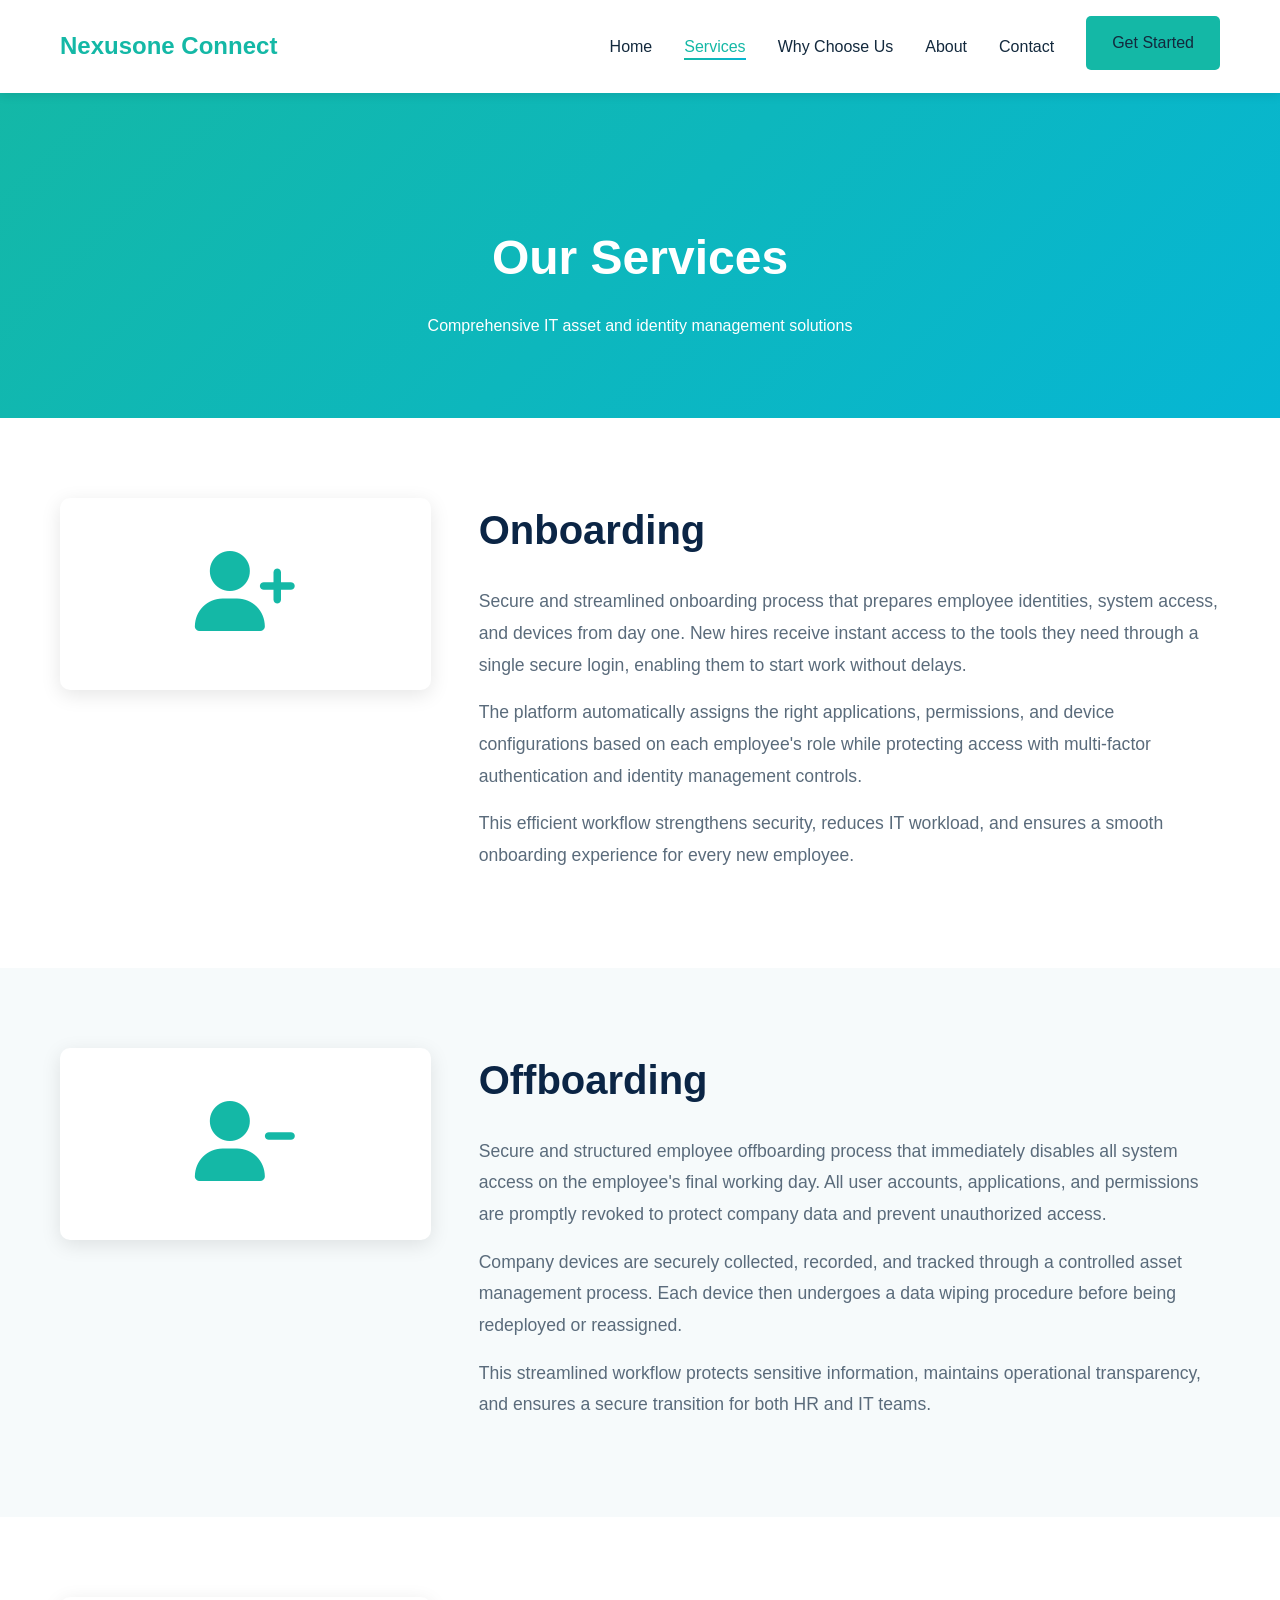
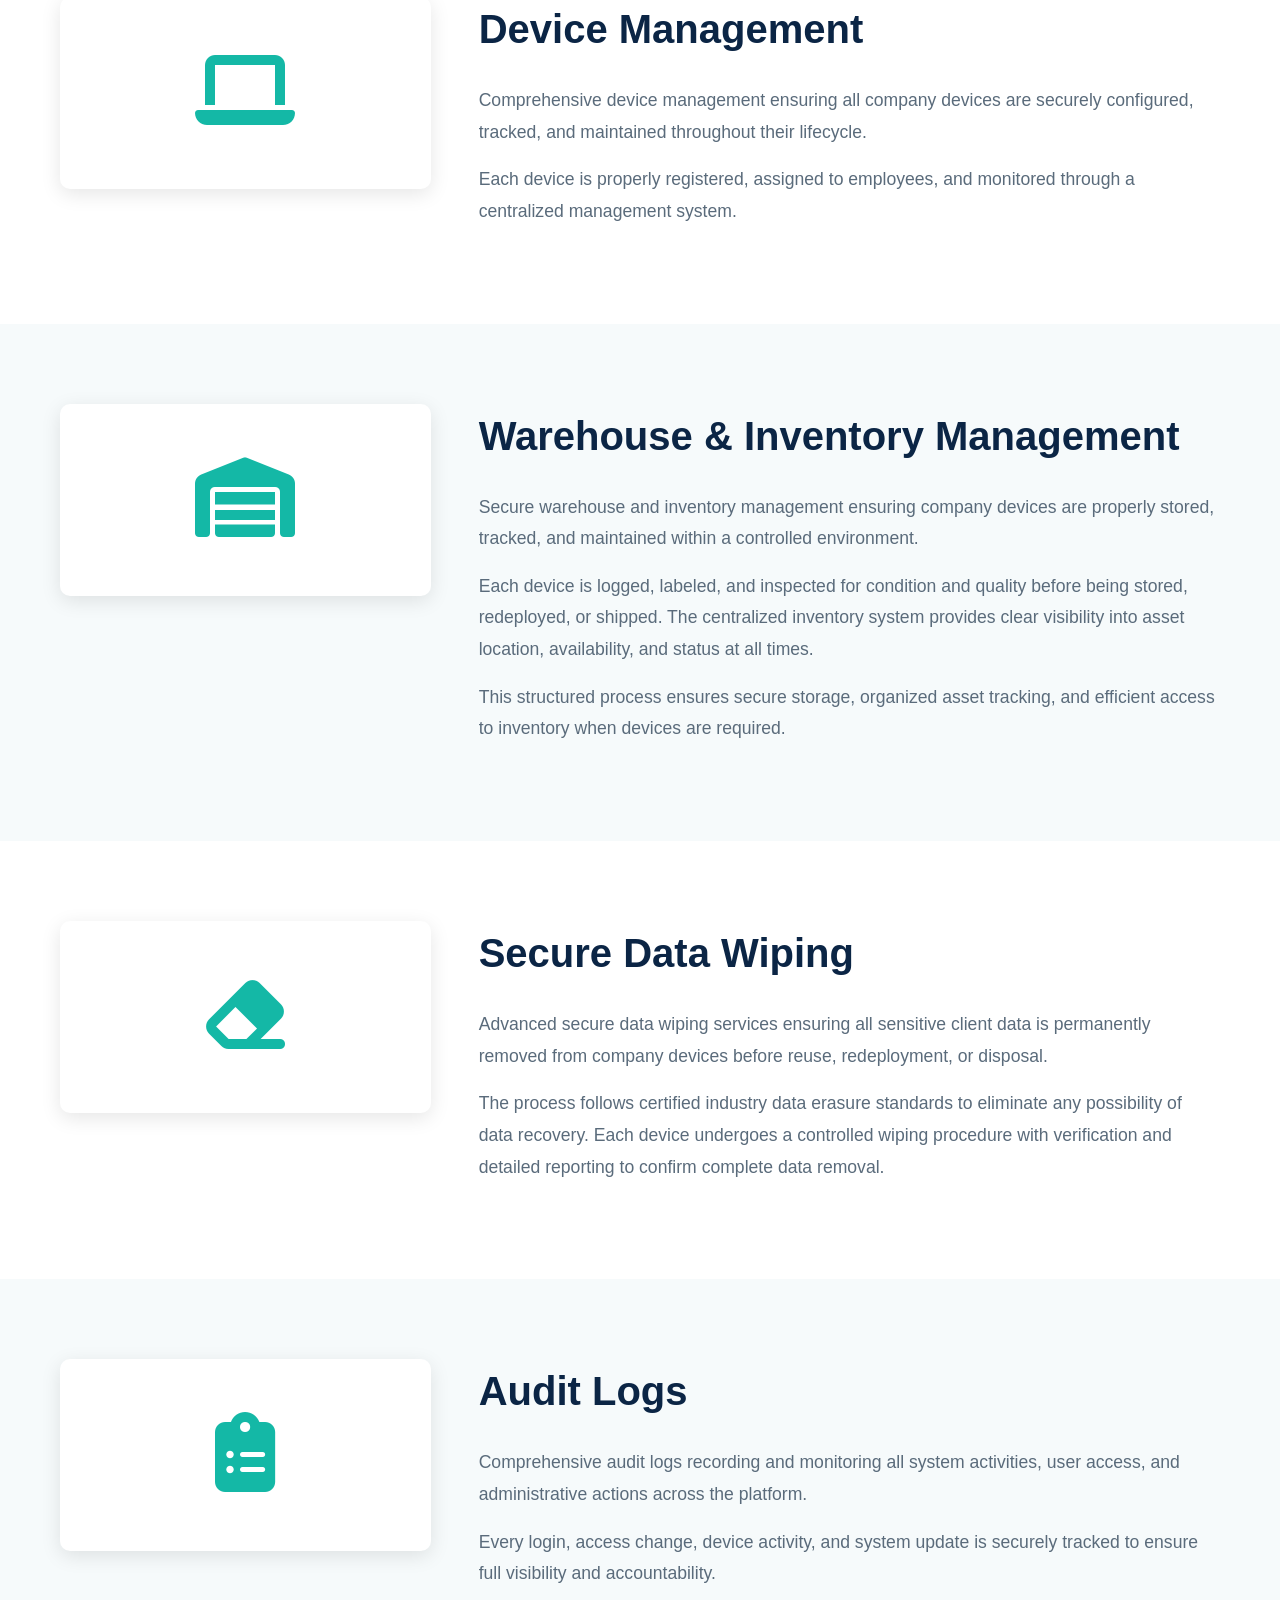
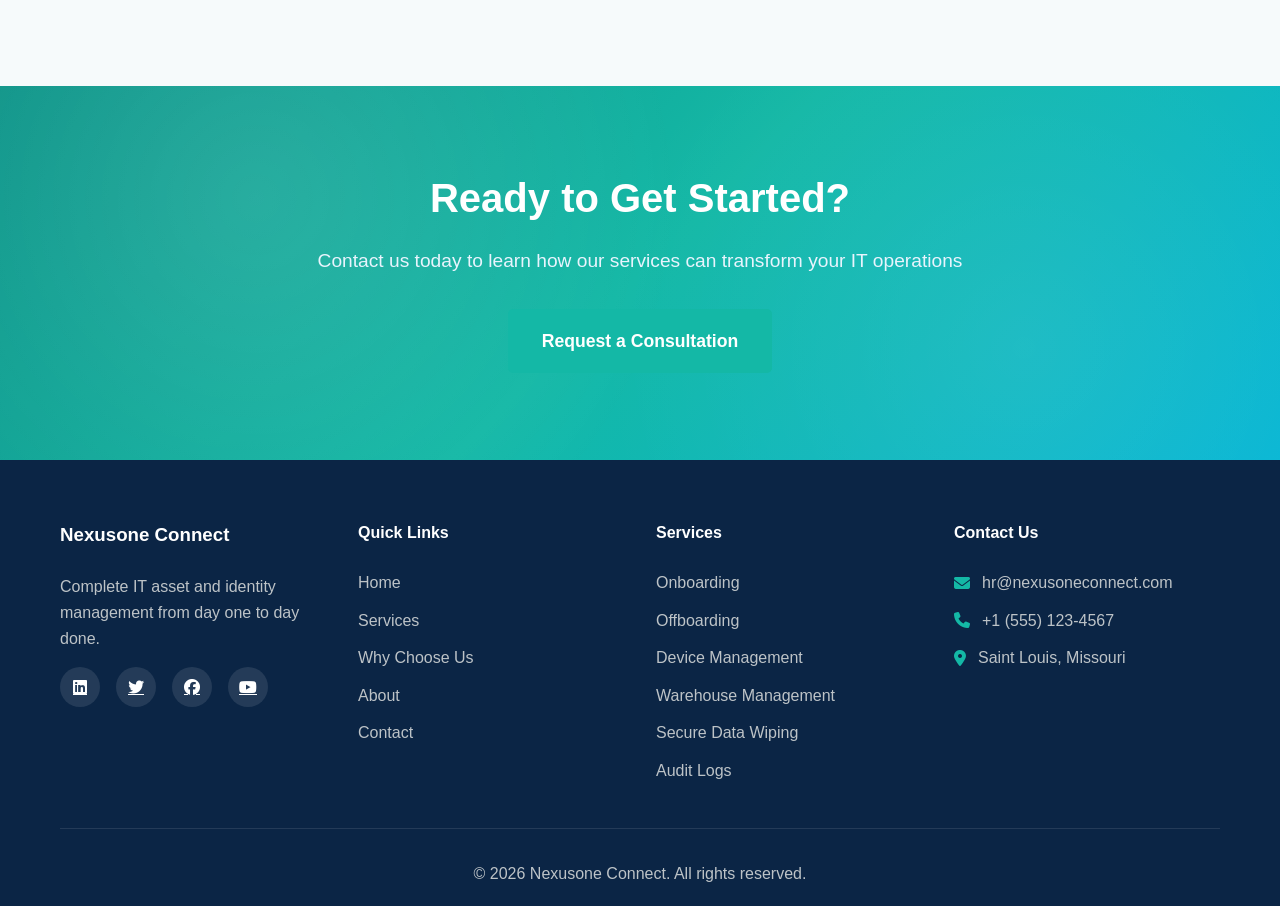
<file: services.html>
<!DOCTYPE html>
<html lang="en">
<head>
    <meta charset="UTF-8">
    <meta name="viewport" content="width=device-width, initial-scale=1.0">
    <meta name="description" content="Our comprehensive IT asset and identity management services">
    <title>Services - Nexusone Connect</title>
    <link rel="icon" type="image/svg+xml" href="favicon.svg">
    <meta name="theme-color" content="#14B8A6">
    <meta property="og:type" content="website">
    <meta property="og:site_name" content="Nexusone Connect">
    <meta property="og:title" content="Services - Nexusone Connect">
    <meta property="og:description" content="Comprehensive IT asset and identity management services: onboarding, offboarding, device management, warehousing, secure data wiping, and audit logs.">
    <meta name="twitter:card" content="summary_large_image">
    <meta name="twitter:title" content="Services - Nexusone Connect">
    <meta name="twitter:description" content="Comprehensive IT asset and identity management services.">
    <link rel="stylesheet" href="css/style.css">
    <link rel="stylesheet" href="https://cdnjs.cloudflare.com/ajax/libs/font-awesome/6.4.0/css/all.min.css">
    <style>
        .page-header {
            background: linear-gradient(135deg, var(--gradient-start) 0%, var(--gradient-mid) 100%);
            color: white;
            padding: 150px 0 80px;
            margin-top: 70px;
            text-align: center;
            position: relative;
            overflow: hidden;
        }
        .page-header h1 {
            font-size: 3rem;
            margin-bottom: 1rem;
        }
        .service-detail {
            padding: 80px 0;
        }
        .service-detail:nth-child(even) {
            background: var(--bg-light);
        }
        .service-content {
            display: grid;
            grid-template-columns: 1fr 2fr;
            gap: 3rem;
            align-items: start;
        }
        .service-icon-large {
            font-size: 5rem;
            color: var(--primary-color);
            text-align: center;
            padding: 2rem;
            background: white;
            border-radius: 10px;
            box-shadow: 0 5px 20px rgba(0,0,0,0.1);
        }
        .service-text h2 {
            font-size: 2.5rem;
            color: var(--secondary-color);
            margin-bottom: 1.5rem;
        }
        .service-text p {
            font-size: 1.1rem;
            line-height: 1.8;
            color: var(--text-light);
            margin-bottom: 1rem;
        }
        @media (max-width: 768px) {
            .service-content {
                grid-template-columns: 1fr;
            }
            .page-header h1 {
                font-size: 2rem;
            }
        }
    </style>
</head>
<body>
    <!-- Page Loader -->
    <div class="page-loader" id="pageLoader">
        <div class="spinner"></div>
    </div>

    <!-- Navigation -->
    <nav class="navbar" id="navbar">
        <div class="container">
            <div class="nav-wrapper">
                <div class="logo">
                    <a href="index.html">Nexusone Connect</a>
                </div>
                <div class="nav-toggle" id="navToggle" role="button" tabindex="0" aria-label="Toggle navigation menu" aria-expanded="false" aria-controls="navMenu">
                    <span></span>
                    <span></span>
                    <span></span>
                </div>
                <ul class="nav-menu" id="navMenu">
                    <li><a href="index.html">Home</a></li>
                    <li><a href="services.html" class="active">Services</a></li>
                    <li><a href="why-choose-us.html">Why Choose Us</a></li>
                    <li><a href="about.html">About</a></li>
                    <li><a href="contact.html">Contact</a></li>
                    <li><a href="#" class="btn-primary" id="inquiryBtn">Get Started</a></li>
                </ul>
            </div>
        </div>
    </nav>

    <!-- Page Header -->
    <section class="page-header">
        <div class="container">
            <h1 class="fade-in">Our Services</h1>
            <p class="fade-in-delay">Comprehensive IT asset and identity management solutions</p>
        </div>
    </section>

    <!-- Onboarding Service -->
    <section class="service-detail" id="onboarding">
        <div class="container">
            <div class="service-content scroll-reveal">
                <div class="service-icon-large scroll-reveal-left">
                    <i class="fas fa-user-plus float"></i>
                </div>
                <div class="service-text scroll-reveal-right">
                    <h2>Onboarding</h2>
                    <p>Secure and streamlined onboarding process that prepares employee identities, system access, and devices from day one. New hires receive instant access to the tools they need through a single secure login, enabling them to start work without delays.</p>
                    <p>The platform automatically assigns the right applications, permissions, and device configurations based on each employee's role while protecting access with multi-factor authentication and identity management controls.</p>
                    <p>This efficient workflow strengthens security, reduces IT workload, and ensures a smooth onboarding experience for every new employee.</p>
                </div>
            </div>
        </div>
    </section>

    <!-- Offboarding Service -->
    <section class="service-detail" id="offboarding">
        <div class="container">
            <div class="service-content scroll-reveal">
                <div class="service-icon-large">
                    <i class="fas fa-user-minus"></i>
                </div>
                <div class="service-text">
                    <h2>Offboarding</h2>
                    <p>Secure and structured employee offboarding process that immediately disables all system access on the employee's final working day. All user accounts, applications, and permissions are promptly revoked to protect company data and prevent unauthorized access.</p>
                    <p>Company devices are securely collected, recorded, and tracked through a controlled asset management process. Each device then undergoes a data wiping procedure before being redeployed or reassigned.</p>
                    <p>This streamlined workflow protects sensitive information, maintains operational transparency, and ensures a secure transition for both HR and IT teams.</p>
                </div>
            </div>
        </div>
    </section>

    <!-- Device Management Service -->
    <section class="service-detail" id="device-management">
        <div class="container">
            <div class="service-content scroll-reveal">
                <div class="service-icon-large">
                    <i class="fas fa-laptop"></i>
                </div>
                <div class="service-text">
                    <h2>Device Management</h2>
                    <p>Comprehensive device management ensuring all company devices are securely configured, tracked, and maintained throughout their lifecycle.</p>
                    <p>Each device is properly registered, assigned to employees, and monitored through a centralized management system.</p>
                </div>
            </div>
        </div>
    </section>

    <!-- Warehouse Management Service -->
    <section class="service-detail" id="warehouse">
        <div class="container">
            <div class="service-content scroll-reveal">
                <div class="service-icon-large">
                    <i class="fas fa-warehouse"></i>
                </div>
                <div class="service-text">
                    <h2>Warehouse & Inventory Management</h2>
                    <p>Secure warehouse and inventory management ensuring company devices are properly stored, tracked, and maintained within a controlled environment.</p>
                    <p>Each device is logged, labeled, and inspected for condition and quality before being stored, redeployed, or shipped. The centralized inventory system provides clear visibility into asset location, availability, and status at all times.</p>
                    <p>This structured process ensures secure storage, organized asset tracking, and efficient access to inventory when devices are required.</p>
                </div>
            </div>
        </div>
    </section>

    <!-- Secure Data Wiping Service -->
    <section class="service-detail" id="data-wiping">
        <div class="container">
            <div class="service-content scroll-reveal">
                <div class="service-icon-large">
                    <i class="fas fa-eraser"></i>
                </div>
                <div class="service-text">
                    <h2>Secure Data Wiping</h2>
                    <p>Advanced secure data wiping services ensuring all sensitive client data is permanently removed from company devices before reuse, redeployment, or disposal.</p>
                    <p>The process follows certified industry data erasure standards to eliminate any possibility of data recovery. Each device undergoes a controlled wiping procedure with verification and detailed reporting to confirm complete data removal.</p>
                </div>
            </div>
        </div>
    </section>

    <!-- Audit Logs Service -->
    <section class="service-detail" id="audit-logs">
        <div class="container">
            <div class="service-content scroll-reveal">
                <div class="service-icon-large">
                    <i class="fas fa-clipboard-list"></i>
                </div>
                <div class="service-text">
                    <h2>Audit Logs</h2>
                    <p>Comprehensive audit logs recording and monitoring all system activities, user access, and administrative actions across the platform.</p>
                    <p>Every login, access change, device activity, and system update is securely tracked to ensure full visibility and accountability.</p>
                </div>
            </div>
        </div>
    </section>

    <!-- CTA Section -->
    <section class="cta-section">
        <div class="container">
            <div class="cta-content">
                <h2>Ready to Get Started?</h2>
                <p>Contact us today to learn how our services can transform your IT operations</p>
                <a href="#" class="btn-primary btn-large" id="ctaInquiryBtn">Request a Consultation</a>
            </div>
        </div>
    </section>

    <!-- Footer -->
    <footer class="footer">
        <div class="container">
            <div class="footer-grid">
                <div class="footer-col">
                    <h3>Nexusone Connect</h3>
                    <p>Complete IT asset and identity management from day one to day done.</p>
                    <div class="social-links">
                        <a href="https://www.linkedin.com/in/nexusone-connect-4795b7424/?skipRedirect=true" target="_blank" title="LinkedIn"><i class="fab fa-linkedin"></i></a>
                        <a href="#" title="Twitter"><i class="fab fa-twitter"></i></a>
                        <a href="#" title="Facebook"><i class="fab fa-facebook"></i></a>
                        <a href="#" title="YouTube"><i class="fab fa-youtube"></i></a>
                    </div>
                </div>
                <div class="footer-col">
                    <h4>Quick Links</h4>
                    <ul>
                        <li><a href="index.html">Home</a></li>
                        <li><a href="services.html">Services</a></li>
                        <li><a href="why-choose-us.html">Why Choose Us</a></li>
                        <li><a href="about.html">About</a></li>
                        <li><a href="contact.html">Contact</a></li>
                    </ul>
                </div>
                <div class="footer-col">
                    <h4>Services</h4>
                    <ul>
                        <li><a href="services.html#onboarding">Onboarding</a></li>
                        <li><a href="services.html#offboarding">Offboarding</a></li>
                        <li><a href="services.html#device-management">Device Management</a></li>
                        <li><a href="services.html#warehouse">Warehouse Management</a></li>
                        <li><a href="services.html#data-wiping">Secure Data Wiping</a></li>
                        <li><a href="services.html#audit-logs">Audit Logs</a></li>
                    </ul>
                </div>
                <div class="footer-col">
                    <h4>Contact Us</h4>
                    <ul class="contact-info">
                        <li><i class="fas fa-envelope"></i> hr@nexusoneconnect.com</li>
                        <li><i class="fas fa-phone"></i> +1 (555) 123-4567</li>
                        <li><i class="fas fa-map-marker-alt"></i> Saint Louis, Missouri</li>
                    </ul>
                </div>
            </div>
            <div class="footer-bottom">
                <p>&copy; 2026 Nexusone Connect. All rights reserved.</p>
            </div>
        </div>
    </footer>

    <!-- Inquiry Popup Modal -->
    <div class="modal" id="inquiryModal" role="dialog" aria-modal="true" aria-labelledby="inquiryModalTitle">
        <div class="modal-content">
            <span class="close-modal" id="closeModal" role="button" tabindex="0" aria-label="Close dialog">&times;</span>
            <h2 id="inquiryModalTitle">Get Started Today</h2>
            <p>Fill out the form below and our team will get back to you within 24 hours.</p>
            <form class="inquiry-form" id="inquiryForm">
                <div class="form-group">
                    <input type="text" name="name" placeholder="Full Name *" aria-label="Full name" required>
                </div>
                <div class="form-group">
                    <input type="email" name="email" placeholder="Email Address *" aria-label="Email address" required>
                </div>
                <div class="form-group">
                    <input type="tel" name="phone" placeholder="Phone Number" aria-label="Phone number">
                </div>
                <div class="form-group">
                    <input type="text" name="company" placeholder="Company Name" aria-label="Company name">
                </div>
                <div class="form-group">
                    <input type="url" name="website" placeholder="Your Website URL (Optional)" aria-label="Website URL">
                </div>
                <div class="form-group">
                    <select name="service" required aria-label="Service of interest">
                        <option value="">Select Service *</option>
                        <option value="Onboarding">Onboarding</option>
                        <option value="Offboarding">Offboarding</option>
                        <option value="Device Management">Device Management</option>
                        <option value="Warehouse &amp; Inventory Management">Warehouse &amp; Inventory Management</option>
                        <option value="Secure Data Wiping">Secure Data Wiping</option>
                        <option value="Audit Logs">Audit Logs</option>
                        <option value="General Inquiry">General Inquiry</option>
                    </select>
                </div>
                <div class="form-group">
                    <textarea name="message" rows="4" placeholder="Your Message *" aria-label="Your message" required></textarea>
                </div>
                <button type="submit" class="btn-primary btn-large">Submit Inquiry</button>
            </form>
        </div>
    </div>

    <script src="js/animations.js"></script>
    <script src="js/script.js"></script>
</body>
</html>
</file>
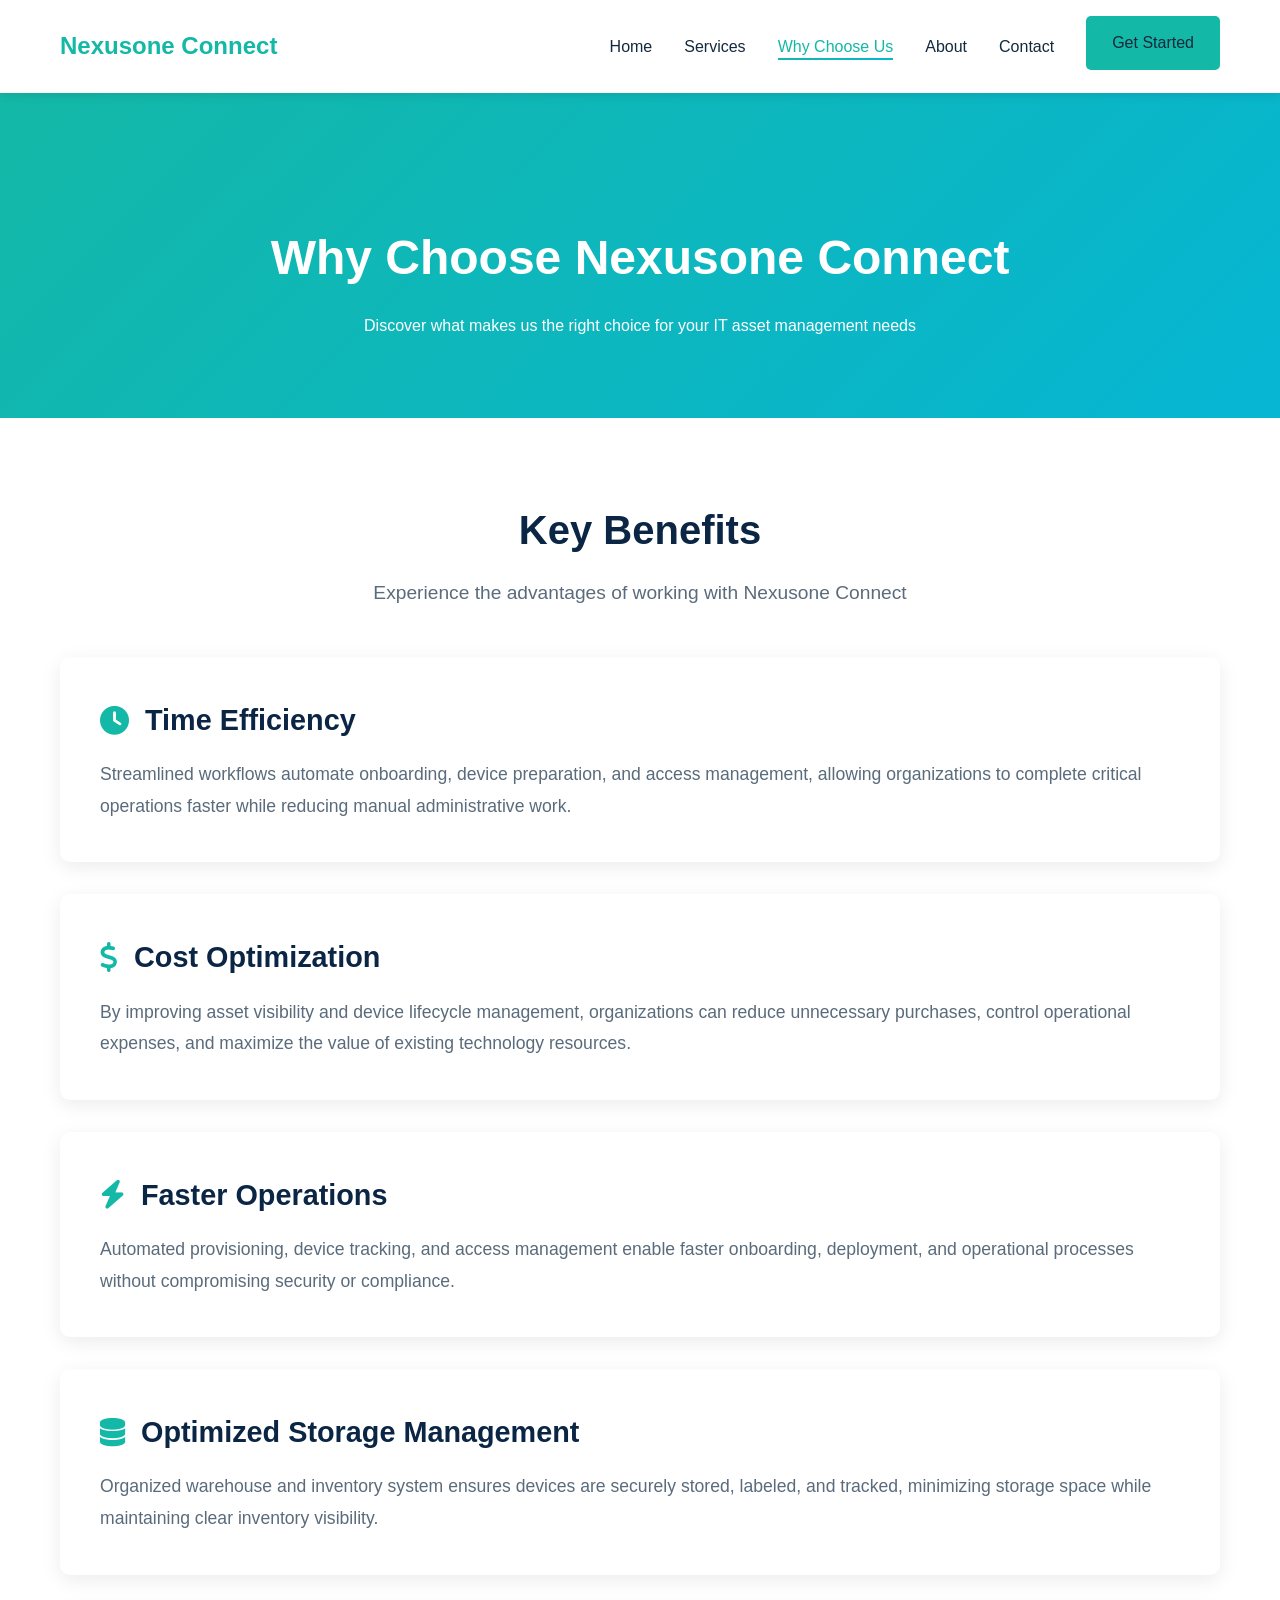
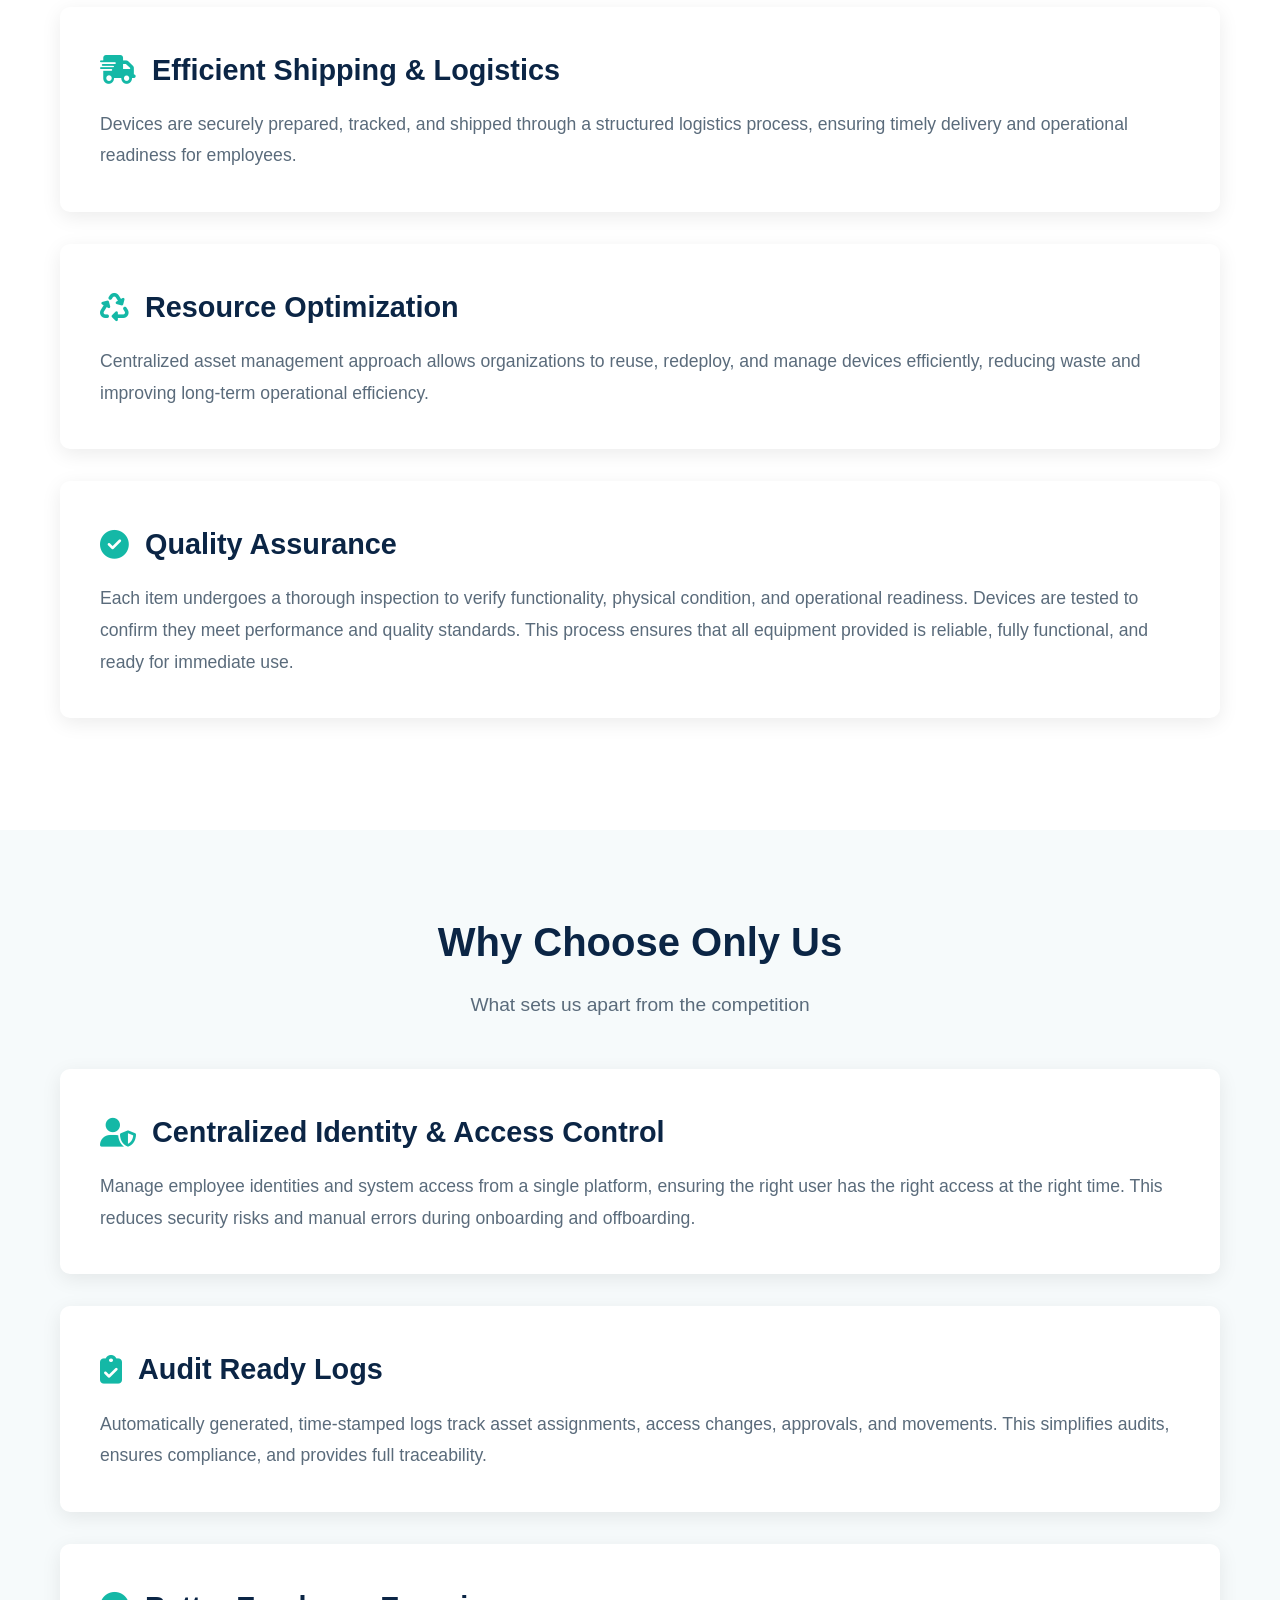
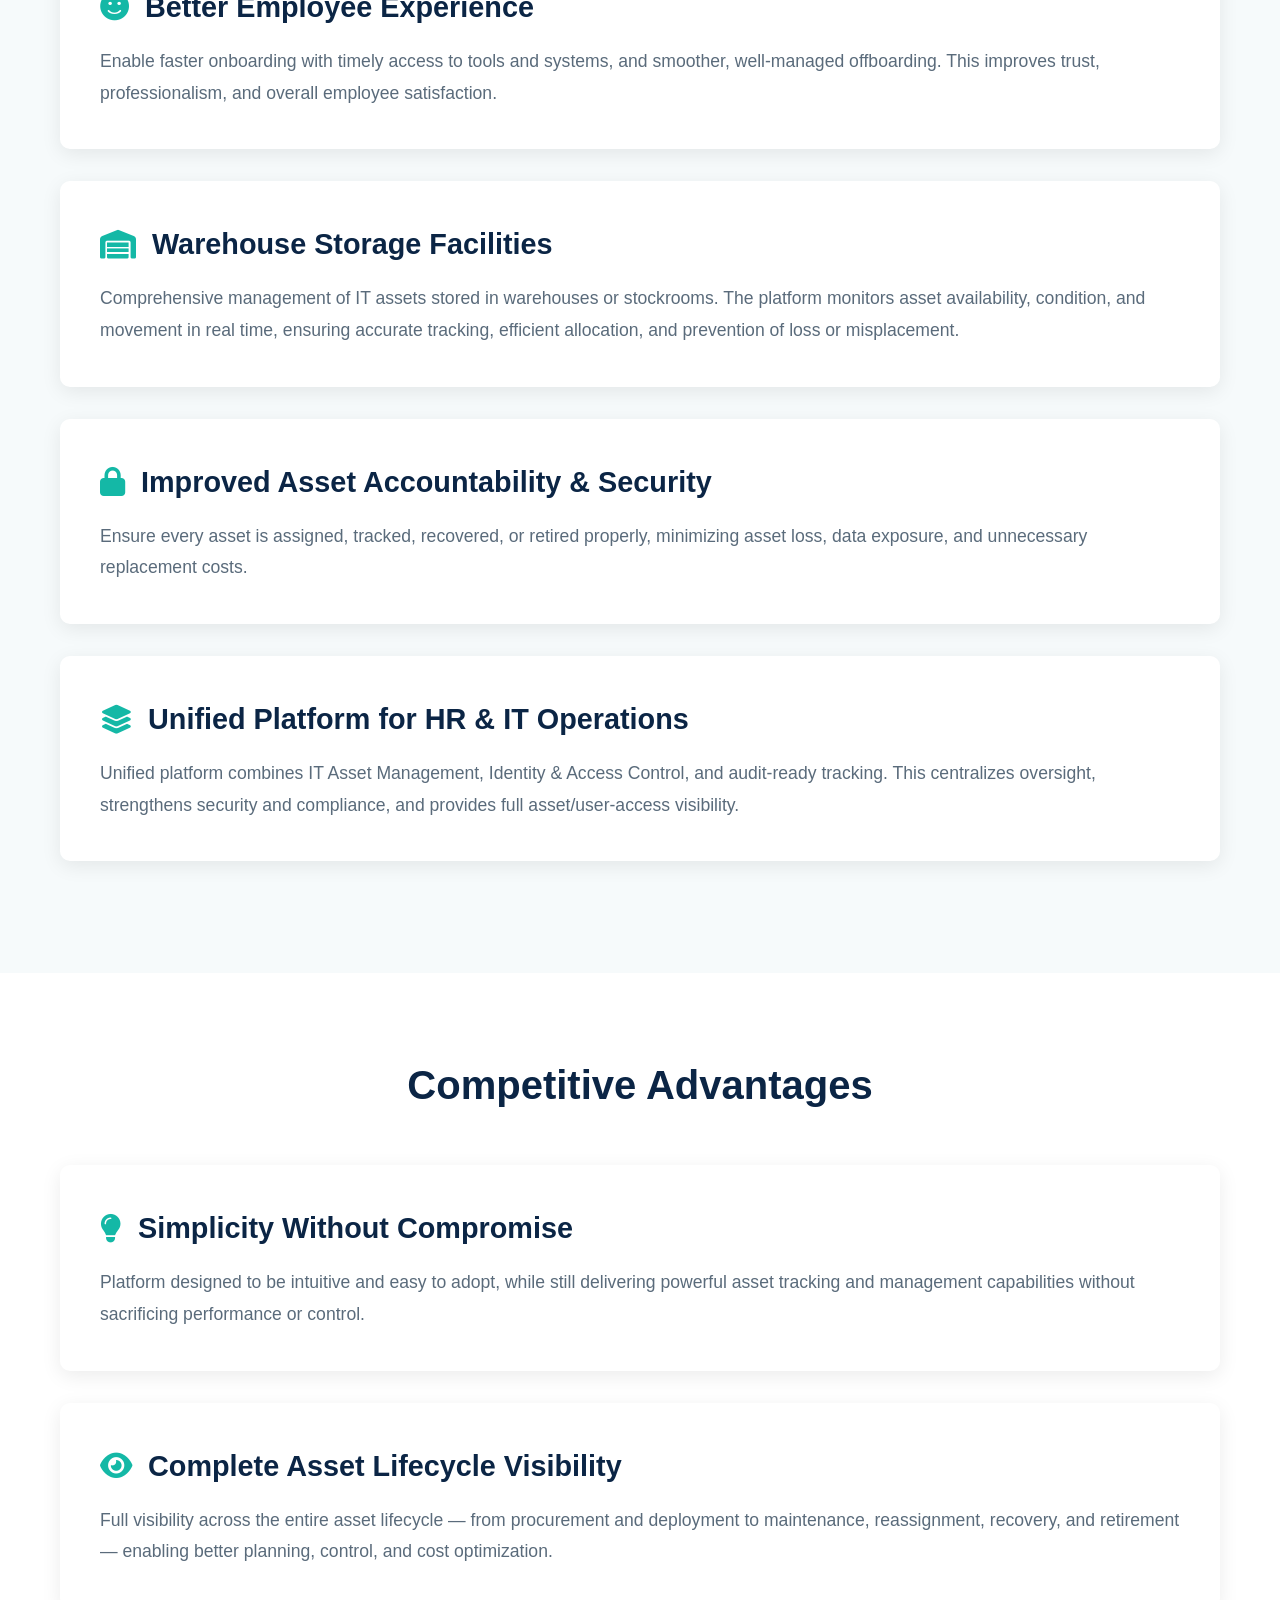
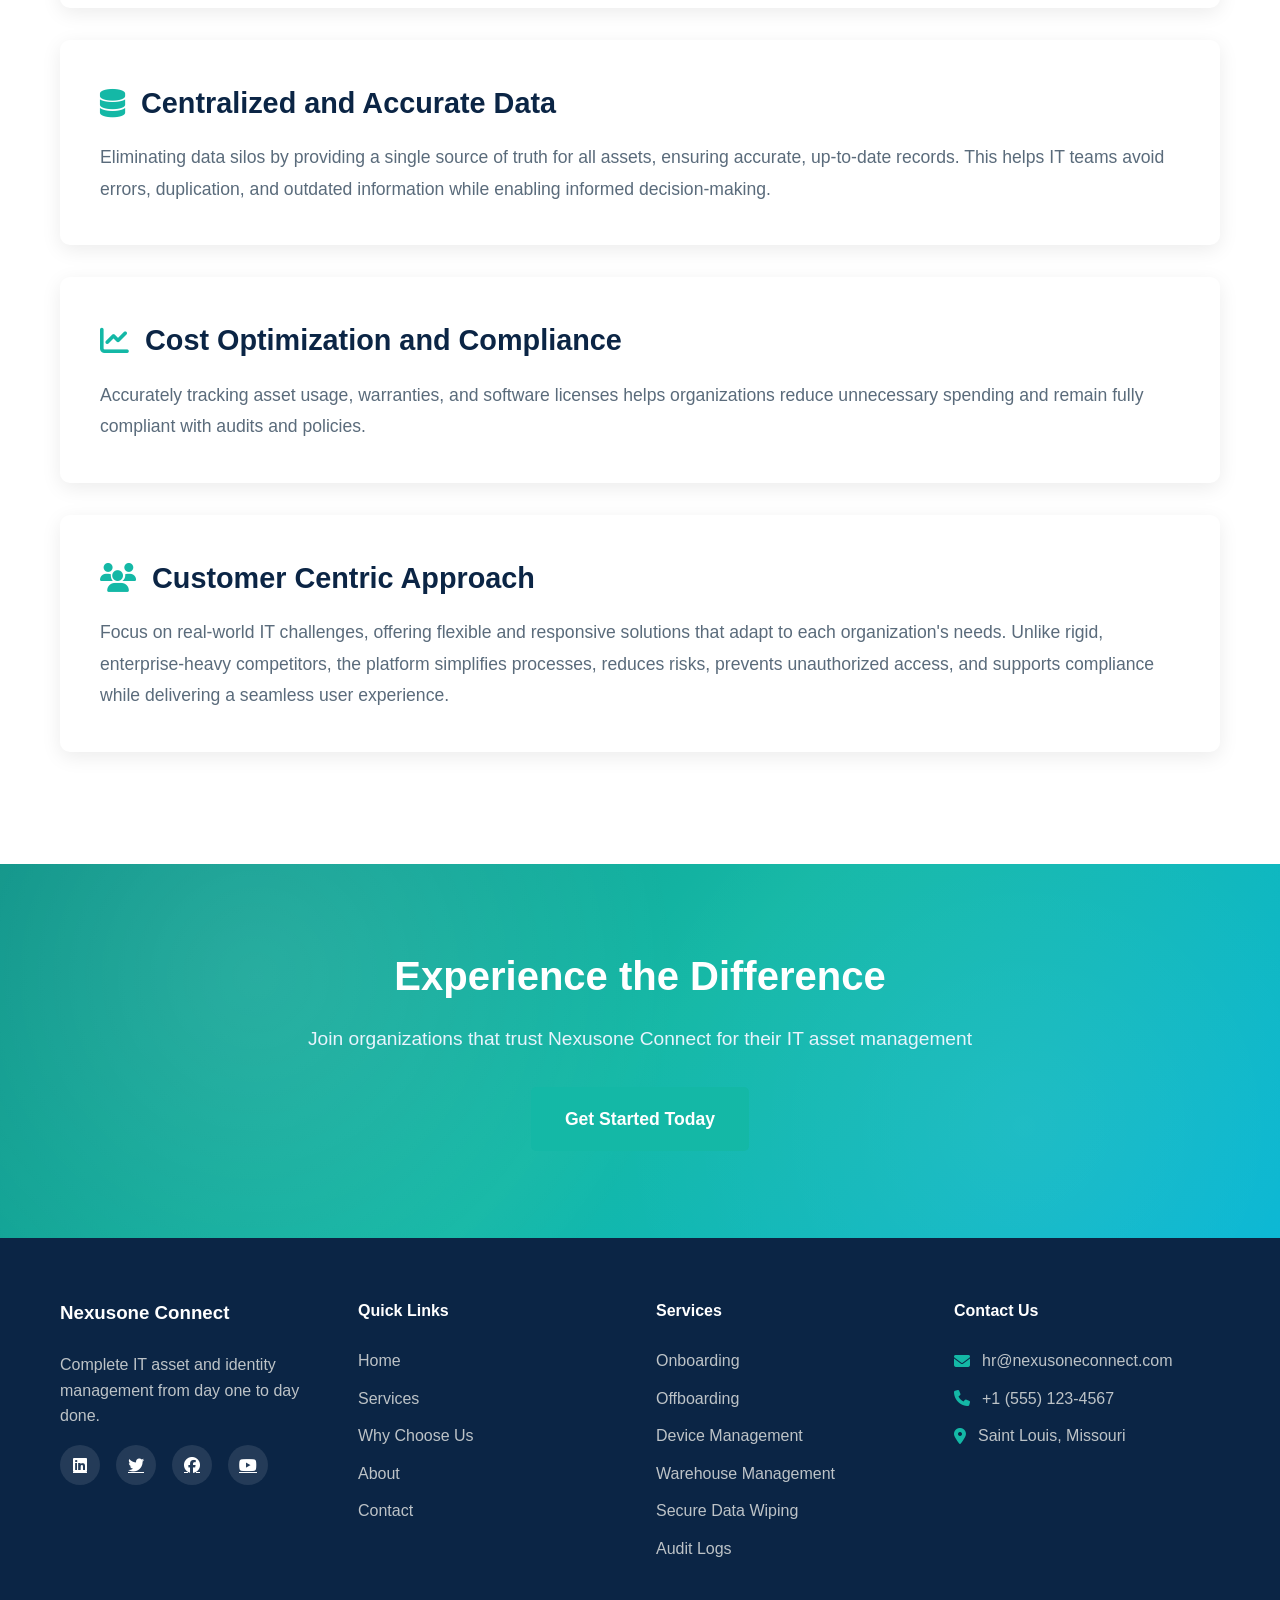
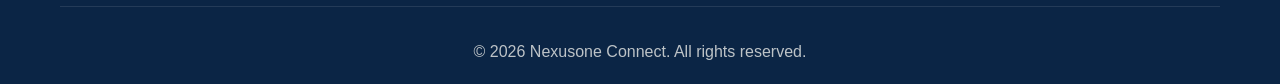
<file: why-choose-us.html>
<!DOCTYPE html>
<html lang="en">
<head>
    <meta charset="UTF-8">
    <meta name="viewport" content="width=device-width, initial-scale=1.0">
    <meta name="description" content="Why choose Nexusone Connect for IT asset and identity management">
    <title>Why Choose Us - Nexusone Connect</title>
    <link rel="icon" type="image/svg+xml" href="favicon.svg">
    <meta name="theme-color" content="#14B8A6">
    <meta property="og:type" content="website">
    <meta property="og:site_name" content="Nexusone Connect">
    <meta property="og:title" content="Why Choose Us - Nexusone Connect">
    <meta property="og:description" content="Discover what makes Nexusone Connect the right choice for IT asset and identity management — efficiency, cost optimization, security, and compliance.">
    <meta name="twitter:card" content="summary_large_image">
    <meta name="twitter:title" content="Why Choose Us - Nexusone Connect">
    <meta name="twitter:description" content="What makes Nexusone Connect the right choice for IT asset management.">
    <link rel="stylesheet" href="css/style.css">
    <link rel="stylesheet" href="https://cdnjs.cloudflare.com/ajax/libs/font-awesome/6.4.0/css/all.min.css">
    <style>
        .page-header {
            background: linear-gradient(135deg, var(--gradient-start) 0%, var(--gradient-mid) 100%);
            color: white;
            padding: 150px 0 80px;
            margin-top: 70px;
            text-align: center;
        }
        .page-header h1 {
            font-size: 3rem;
            margin-bottom: 1rem;
        }
        .benefits-section {
            padding: 80px 0;
        }
        .benefits-section:nth-child(even) {
            background: var(--bg-light);
        }
        .benefit-card {
            background: white;
            padding: 2.5rem;
            border-radius: 10px;
            margin-bottom: 2rem;
            box-shadow: 0 5px 20px rgba(0,0,0,0.08);
            transition: var(--transition);
        }
        .benefit-card:hover {
            transform: translateY(-5px);
            box-shadow: 0 10px 30px rgba(0,102,204,0.15);
        }
        .benefit-card h3 {
            font-size: 1.8rem;
            color: var(--secondary-color);
            margin-bottom: 1rem;
            display: flex;
            align-items: center;
            gap: 1rem;
        }
        .benefit-card h3 i {
            color: var(--primary-color);
        }
        .benefit-card p {
            font-size: 1.1rem;
            line-height: 1.8;
            color: var(--text-light);
        }
        @media (max-width: 768px) {
            .page-header h1 {
                font-size: 2rem;
            }
        }
    </style>
</head>
<body>
    <!-- Page Loader -->
    <div class="page-loader" id="pageLoader">
        <div class="spinner"></div>
    </div>
    <!-- Navigation -->
    <nav class="navbar" id="navbar">
        <div class="container">
            <div class="nav-wrapper">
                <div class="logo">
                    <a href="index.html">Nexusone Connect</a>
                </div>
                <div class="nav-toggle" id="navToggle" role="button" tabindex="0" aria-label="Toggle navigation menu" aria-expanded="false" aria-controls="navMenu">
                    <span></span>
                    <span></span>
                    <span></span>
                </div>
                <ul class="nav-menu" id="navMenu">
                    <li><a href="index.html">Home</a></li>
                    <li><a href="services.html">Services</a></li>
                    <li><a href="why-choose-us.html" class="active">Why Choose Us</a></li>
                    <li><a href="about.html">About</a></li>
                    <li><a href="contact.html">Contact</a></li>
                    <li><a href="#" class="btn-primary" id="inquiryBtn">Get Started</a></li>
                </ul>
            </div>
        </div>
    </nav>

    <!-- Page Header -->
    <section class="page-header">
        <div class="container">
            <h1 class="fade-in">Why Choose Nexusone Connect</h1>
            <p class="fade-in-delay">Discover what makes us the right choice for your IT asset management needs</p>
        </div>
    </section>

    <!-- Key Benefits -->
    <section class="benefits-section">
        <div class="container">
            <div class="section-header">
                <h2>Key Benefits</h2>
                <p>Experience the advantages of working with Nexusone Connect</p>
            </div>
            <div class="benefit-card scroll-reveal">
                <h3><i class="fas fa-clock"></i> Time Efficiency</h3>
                <p>Streamlined workflows automate onboarding, device preparation, and access management, allowing organizations to complete critical operations faster while reducing manual administrative work.</p>
            </div>
            <div class="benefit-card scroll-reveal">
                <h3><i class="fas fa-dollar-sign"></i> Cost Optimization</h3>
                <p>By improving asset visibility and device lifecycle management, organizations can reduce unnecessary purchases, control operational expenses, and maximize the value of existing technology resources.</p>
            </div>
            <div class="benefit-card scroll-reveal">
                <h3><i class="fas fa-bolt"></i> Faster Operations</h3>
                <p>Automated provisioning, device tracking, and access management enable faster onboarding, deployment, and operational processes without compromising security or compliance.</p>
            </div>
            <div class="benefit-card scroll-reveal">
                <h3><i class="fas fa-database"></i> Optimized Storage Management</h3>
                <p>Organized warehouse and inventory system ensures devices are securely stored, labeled, and tracked, minimizing storage space while maintaining clear inventory visibility.</p>
            </div>
            <div class="benefit-card scroll-reveal">
                <h3><i class="fas fa-shipping-fast"></i> Efficient Shipping & Logistics</h3>
                <p>Devices are securely prepared, tracked, and shipped through a structured logistics process, ensuring timely delivery and operational readiness for employees.</p>
            </div>
            <div class="benefit-card scroll-reveal">
                <h3><i class="fas fa-recycle"></i> Resource Optimization</h3>
                <p>Centralized asset management approach allows organizations to reuse, redeploy, and manage devices efficiently, reducing waste and improving long-term operational efficiency.</p>
            </div>
            <div class="benefit-card scroll-reveal">
                <h3><i class="fas fa-check-circle"></i> Quality Assurance</h3>
                <p>Each item undergoes a thorough inspection to verify functionality, physical condition, and operational readiness. Devices are tested to confirm they meet performance and quality standards. This process ensures that all equipment provided is reliable, fully functional, and ready for immediate use.</p>
            </div>
        </div>
    </section>

    <!-- Why Choose Only Us -->
    <section class="benefits-section">
        <div class="container">
            <div class="section-header">
                <h2>Why Choose Only Us</h2>
                <p>What sets us apart from the competition</p>
            </div>
            <div class="benefit-card scroll-reveal">
                <h3><i class="fas fa-user-shield"></i> Centralized Identity & Access Control</h3>
                <p>Manage employee identities and system access from a single platform, ensuring the right user has the right access at the right time. This reduces security risks and manual errors during onboarding and offboarding.</p>
            </div>


            <div class="benefit-card scroll-reveal">
                <h3><i class="fas fa-clipboard-check"></i> Audit Ready Logs</h3>
                <p>Automatically generated, time-stamped logs track asset assignments, access changes, approvals, and movements. This simplifies audits, ensures compliance, and provides full traceability.</p>
            </div>
            <div class="benefit-card scroll-reveal">
                <h3><i class="fas fa-smile"></i> Better Employee Experience</h3>
                <p>Enable faster onboarding with timely access to tools and systems, and smoother, well-managed offboarding. This improves trust, professionalism, and overall employee satisfaction.</p>
            </div>
            <div class="benefit-card scroll-reveal">
                <h3><i class="fas fa-warehouse"></i> Warehouse Storage Facilities</h3>
                <p>Comprehensive management of IT assets stored in warehouses or stockrooms. The platform monitors asset availability, condition, and movement in real time, ensuring accurate tracking, efficient allocation, and prevention of loss or misplacement.</p>
            </div>
            <div class="benefit-card scroll-reveal">
                <h3><i class="fas fa-lock"></i> Improved Asset Accountability & Security</h3>
                <p>Ensure every asset is assigned, tracked, recovered, or retired properly, minimizing asset loss, data exposure, and unnecessary replacement costs.</p>
            </div>
            <div class="benefit-card scroll-reveal">
                <h3><i class="fas fa-layer-group"></i> Unified Platform for HR & IT Operations</h3>
                <p>Unified platform combines IT Asset Management, Identity & Access Control, and audit-ready tracking. This centralizes oversight, strengthens security and compliance, and provides full asset/user-access visibility.</p>
            </div>
        </div>
    </section>

    <!-- Why Choose Us Reasons -->
    <section class="benefits-section">
        <div class="container">
            <div class="section-header">
                <h2>Competitive Advantages</h2>
            </div>
            <div class="benefit-card scroll-reveal">
                <h3><i class="fas fa-lightbulb"></i> Simplicity Without Compromise</h3>
                <p>Platform designed to be intuitive and easy to adopt, while still delivering powerful asset tracking and management capabilities without sacrificing performance or control.</p>
            </div>
            <div class="benefit-card scroll-reveal">
                <h3><i class="fas fa-eye"></i> Complete Asset Lifecycle Visibility</h3>
                <p>Full visibility across the entire asset lifecycle — from procurement and deployment to maintenance, reassignment, recovery, and retirement — enabling better planning, control, and cost optimization.</p>
            </div>
            <div class="benefit-card scroll-reveal">
                <h3><i class="fas fa-database"></i> Centralized and Accurate Data</h3>
                <p>Eliminating data silos by providing a single source of truth for all assets, ensuring accurate, up-to-date records. This helps IT teams avoid errors, duplication, and outdated information while enabling informed decision-making.</p>
            </div>
            <div class="benefit-card scroll-reveal">
                <h3><i class="fas fa-chart-line"></i> Cost Optimization and Compliance</h3>
                <p>Accurately tracking asset usage, warranties, and software licenses helps organizations reduce unnecessary spending and remain fully compliant with audits and policies.</p>
            </div>
            <div class="benefit-card scroll-reveal">
                <h3><i class="fas fa-users"></i> Customer Centric Approach</h3>
                <p>Focus on real-world IT challenges, offering flexible and responsive solutions that adapt to each organization's needs. Unlike rigid, enterprise-heavy competitors, the platform simplifies processes, reduces risks, prevents unauthorized access, and supports compliance while delivering a seamless user experience.</p>
            </div>
        </div>
    </section>

    <!-- CTA Section -->
    <section class="cta-section">
        <div class="container">
            <div class="cta-content">
                <h2>Experience the Difference</h2>
                <p>Join organizations that trust Nexusone Connect for their IT asset management</p>
                <a href="#" class="btn-primary btn-large" id="ctaInquiryBtn">Get Started Today</a>
            </div>
        </div>
    </section>

    <!-- Footer -->
    <footer class="footer">
        <div class="container">
            <div class="footer-grid">
                <div class="footer-col">
                    <h3>Nexusone Connect</h3>
                    <p>Complete IT asset and identity management from day one to day done.</p>
                    <div class="social-links">
                        <a href="https://www.linkedin.com/in/nexusone-connect-4795b7424/?skipRedirect=true" target="_blank" title="LinkedIn"><i class="fab fa-linkedin"></i></a>
                        <a href="#" title="Twitter"><i class="fab fa-twitter"></i></a>
                        <a href="#" title="Facebook"><i class="fab fa-facebook"></i></a>
                        <a href="#" title="YouTube"><i class="fab fa-youtube"></i></a>
                    </div>
                </div>
                <div class="footer-col">
                    <h4>Quick Links</h4>
                    <ul>
                        <li><a href="index.html">Home</a></li>
                        <li><a href="services.html">Services</a></li>
                        <li><a href="why-choose-us.html">Why Choose Us</a></li>
                        <li><a href="about.html">About</a></li>
                        <li><a href="contact.html">Contact</a></li>
                    </ul>
                </div>
                <div class="footer-col">
                    <h4>Services</h4>
                    <ul>
                        <li><a href="services.html#onboarding">Onboarding</a></li>
                        <li><a href="services.html#offboarding">Offboarding</a></li>
                        <li><a href="services.html#device-management">Device Management</a></li>
                        <li><a href="services.html#warehouse">Warehouse Management</a></li>
                        <li><a href="services.html#data-wiping">Secure Data Wiping</a></li>
                        <li><a href="services.html#audit-logs">Audit Logs</a></li>
                    </ul>
                </div>
                <div class="footer-col">
                    <h4>Contact Us</h4>
                    <ul class="contact-info">
                        <li><i class="fas fa-envelope"></i> hr@nexusoneconnect.com</li>
                        <li><i class="fas fa-phone"></i> +1 (555) 123-4567</li>
                        <li><i class="fas fa-map-marker-alt"></i> Saint Louis, Missouri</li>
                    </ul>
                </div>
            </div>
            <div class="footer-bottom">
                <p>&copy; 2026 Nexusone Connect. All rights reserved.</p>
            </div>
        </div>
    </footer>

    <!-- Inquiry Popup Modal -->
    <div class="modal" id="inquiryModal" role="dialog" aria-modal="true" aria-labelledby="inquiryModalTitle">
        <div class="modal-content">
            <span class="close-modal" id="closeModal" role="button" tabindex="0" aria-label="Close dialog">&times;</span>
            <h2 id="inquiryModalTitle">Get Started Today</h2>
            <p>Fill out the form below and our team will get back to you within 24 hours.</p>
            <form class="inquiry-form" id="inquiryForm">
                <div class="form-group">
                    <input type="text" name="name" placeholder="Full Name *" aria-label="Full name" required>
                </div>
                <div class="form-group">
                    <input type="email" name="email" placeholder="Email Address *" aria-label="Email address" required>
                </div>
                <div class="form-group">
                    <input type="tel" name="phone" placeholder="Phone Number" aria-label="Phone number">
                </div>
                <div class="form-group">
                    <input type="text" name="company" placeholder="Company Name" aria-label="Company name">
                </div>
                <div class="form-group">
                    <input type="url" name="website" placeholder="Your Website URL (Optional)" aria-label="Website URL">
                </div>
                <div class="form-group">
                    <select name="service" required aria-label="Service of interest">
                        <option value="">Select Service *</option>
                        <option value="Onboarding">Onboarding</option>
                        <option value="Offboarding">Offboarding</option>
                        <option value="Device Management">Device Management</option>
                        <option value="Warehouse &amp; Inventory Management">Warehouse &amp; Inventory Management</option>
                        <option value="Secure Data Wiping">Secure Data Wiping</option>
                        <option value="Audit Logs">Audit Logs</option>
                        <option value="General Inquiry">General Inquiry</option>
                    </select>
                </div>
                <div class="form-group">
                    <textarea name="message" rows="4" placeholder="Your Message *" aria-label="Your message" required></textarea>
                </div>
                <button type="submit" class="btn-primary btn-large">Submit Inquiry</button>
            </form>
        </div>
    </div>

    <script src="js/animations.js"></script>
    <script src="js/script.js"></script>
</body>
</html>
</file>
<file: css/style.css>
/* Reset and Base Styles */
* {
    margin: 0;
    padding: 0;
    box-sizing: border-box;
}

:root {
    --primary-color: #14B8A6;
    --primary-dark: #0F766E;
    --secondary-color: #0B2545;
    --accent-color: #06B6D4;
    --accent-light: #22D3EE;
    --gradient-start: #14B8A6;
    --gradient-mid: #06B6D4;
    --gradient-end: #22D3EE;
    --text-dark: #13293D;
    --text-light: #5A6B7B;
    --bg-light: #F6FAFB;
    --white: #FFFFFF;
    --success: #10B981;
    --transition: all 0.3s ease;
}

body {
    font-family: 'Segoe UI', Tahoma, Geneva, Verdana, sans-serif;
    line-height: 1.6;
    color: var(--text-dark);
    overflow-x: hidden;
}

.container {
    max-width: 1200px;
    margin: 0 auto;
    padding: 0 20px;
}

/* Navigation */
.navbar {
    background: var(--white);
    box-shadow: 0 2px 10px rgba(0,0,0,0.1);
    position: fixed;
    width: 100%;
    top: 0;
    z-index: 1000;
    transition: var(--transition);
}

.nav-wrapper {
    display: flex;
    justify-content: space-between;
    align-items: center;
    padding: 1rem 0;
}

.logo a {
    font-size: 1.5rem;
    font-weight: bold;
    color: var(--primary-color);
    text-decoration: none;
}

.nav-menu {
    display: flex;
    list-style: none;
    align-items: center;
    gap: 2rem;
}

.nav-menu a {
    text-decoration: none;
    color: var(--text-dark);
    font-weight: 500;
    transition: var(--transition);
}

.nav-menu a:hover,
.nav-menu a.active {
    color: var(--primary-color);
}

.nav-toggle {
    display: none;
    flex-direction: column;
    cursor: pointer;
}

.nav-toggle span {
    width: 25px;
    height: 3px;
    background: var(--primary-color);
    margin: 3px 0;
    transition: var(--transition);
}

/* Buttons */
.btn-primary, .btn-secondary {
    padding: 0.75rem 1.5rem;
    border-radius: 5px;
    text-decoration: none;
    font-weight: 600;
    transition: var(--transition);
    display: inline-block;
    border: 2px solid transparent;
}

.btn-primary {
    background: var(--primary-color);
    color: var(--white);
}

.btn-primary:hover {
    background: var(--primary-dark);
    transform: translateY(-2px);
    box-shadow: 0 5px 15px rgba(20, 184, 166, 0.4);
}

.btn-secondary {
    background: transparent;
    color: var(--white);
    border-color: var(--white);
}

.btn-secondary:hover {
    background: var(--white);
    color: var(--primary-color);
    border-color: var(--white);
}

.btn-large {
    padding: 1rem 2rem;
    font-size: 1.1rem;
}

/* Hero Section */
.hero {
    background: linear-gradient(135deg, #0066CC 0%, #00A8E8 100%);
    color: var(--white);
    padding: 150px 0 100px;
    margin-top: 70px;
    text-align: center;
}

.hero-title {
    font-size: 3rem;
    margin-bottom: 1rem;
    font-weight: 700;
}

.hero-subtitle {
    font-size: 2rem;
    margin-bottom: 1.5rem;
    font-weight: 600;
    color: #E8F4FD;
}


/* Section Styles */
.section-header {
    text-align: center;
    margin-bottom: 3rem;
}

.section-header h2 {
    font-size: 2.5rem;
    color: var(--secondary-color);
    margin-bottom: 1rem;
}

.section-header p {
    font-size: 1.2rem;
    color: var(--text-light);
    max-width: 700px;
    margin: 0 auto;
}

/* What We Do Section */
.what-we-do {
    padding: 80px 0;
    background: var(--bg-light);
}

.features-grid {
    display: grid;
    grid-template-columns: repeat(auto-fit, minmax(250px, 1fr));
    gap: 2rem;
}

.feature-card {
    background: var(--white);
    padding: 2rem;
    border-radius: 10px;
    text-align: center;
    transition: var(--transition);
    box-shadow: 0 2px 10px rgba(0,0,0,0.05);
}

.feature-card:hover {
    transform: translateY(-10px);
    box-shadow: 0 10px 30px rgba(0,0,0,0.15);
}

.feature-icon {
    font-size: 3rem;
    color: var(--primary-color);
    margin-bottom: 1rem;
}

.feature-card h3 {
    font-size: 1.5rem;
    margin-bottom: 1rem;
    color: var(--secondary-color);
}

.feature-card p {
    color: var(--text-light);
    line-height: 1.8;
}

/* Core Services Section */
.core-services {
    padding: 80px 0;
}

.services-grid {
    display: grid;
    grid-template-columns: repeat(auto-fit, minmax(300px, 1fr));
    gap: 2rem;
}

.service-card {
    background: var(--white);
    padding: 2.5rem;
    border-radius: 10px;
    border: 2px solid #E9ECEF;
    transition: var(--transition);
}

.service-card:hover {
    border-color: var(--primary-color);
    box-shadow: 0 10px 30px rgba(0,102,204,0.1);
    transform: translateY(-5px);
}

.service-icon {
    font-size: 3rem;
    color: var(--primary-color);
    margin-bottom: 1.5rem;
}

.service-card h3 {
    font-size: 1.8rem;
    margin-bottom: 1rem;
    color: var(--secondary-color);
}

.service-card p {
    color: var(--text-light);
    margin-bottom: 1.5rem;
    line-height: 1.8;
}

.service-link {
    color: var(--primary-color);
    text-decoration: none;
    font-weight: 600;
    transition: var(--transition);
}

.service-link:hover {
    color: var(--accent-color);
}

.service-link i {
    margin-left: 0.5rem;
    transition: var(--transition);
}

.service-link:hover i {
    transform: translateX(5px);
}

/* CTA Section */
.cta-section {
    background: linear-gradient(135deg, #0B2545 0%, #123A63 100%);
    color: var(--white);
    padding: 80px 0;
    text-align: center;
}

.cta-content h2 {
    font-size: 2.5rem;
    margin-bottom: 1rem;
}

.cta-content p {
    font-size: 1.2rem;
    margin-bottom: 2rem;
    color: #E8F4FD;
}

/* Footer */
.footer {
    background: var(--secondary-color);
    color: var(--white);
    padding: 60px 0 20px;
}

.footer-grid {
    display: grid;
    grid-template-columns: repeat(auto-fit, minmax(250px, 1fr));
    gap: 2rem;
    margin-bottom: 2rem;
}

.footer-col h3, .footer-col h4 {
    margin-bottom: 1.5rem;
    color: var(--white);
}

.footer-col p {
    color: #BDC3C7;
    margin-bottom: 1rem;
}

.footer-col ul {
    list-style: none;
}

.footer-col ul li {
    margin-bottom: 0.75rem;
}

.footer-col ul li a {
    color: #BDC3C7;
    text-decoration: none;
    transition: var(--transition);
}

.footer-col ul li a:hover {
    color: var(--white);
    padding-left: 5px;
}

.contact-info li {
    display: flex;
    align-items: center;
    gap: 0.75rem;
    color: #BDC3C7;
}

.contact-info i {
    color: var(--primary-color);
}

.social-links {
    display: flex;
    gap: 1rem;
}

.social-links a {
    width: 40px;
    height: 40px;
    background: rgba(255,255,255,0.1);
    border-radius: 50%;
    display: flex;
    align-items: center;
    justify-content: center;
    color: var(--white);
    transition: var(--transition);
}

.social-links a:hover {
    background: var(--primary-color);
    transform: translateY(-3px);
}

.footer-bottom {
    text-align: center;
    padding-top: 2rem;
    border-top: 1px solid rgba(255,255,255,0.1);
    color: #BDC3C7;
}


/* Modal Styles */
.modal {
    display: none;
    position: fixed;
    z-index: 2000;
    left: 0;
    top: 0;
    width: 100%;
    height: 100%;
    background: rgba(0,0,0,0.7);
    animation: fadeIn 0.3s ease;
    overflow-y: auto;
    -webkit-overflow-scrolling: touch;
}

.modal-content {
    background: var(--white);
    margin: 40px auto;
    padding: 3rem;
    border-radius: 10px;
    max-width: 600px;
    position: relative;
    animation: slideDown 0.3s ease;
}

@keyframes slideDown {
    from {
        transform: translateY(-50px);
        opacity: 0;
    }
    to {
        transform: translateY(0);
        opacity: 1;
    }
}

.close-modal {
    position: absolute;
    right: 20px;
    top: 20px;
    font-size: 2rem;
    cursor: pointer;
    color: var(--text-light);
    transition: var(--transition);
}

.close-modal:hover {
    color: var(--primary-color);
}

.modal-content h2 {
    color: var(--secondary-color);
    margin-bottom: 1rem;
}

.modal-content p {
    color: var(--text-light);
    margin-bottom: 2rem;
}

/* Form Styles */
.inquiry-form .form-group {
    margin-bottom: 1.5rem;
}

.inquiry-form input,
.inquiry-form select,
.inquiry-form textarea {
    width: 100%;
    padding: 1rem;
    border: 2px solid #E9ECEF;
    border-radius: 5px;
    font-size: 1rem;
    transition: var(--transition);
    font-family: inherit;
}

.inquiry-form input:focus,
.inquiry-form select:focus,
.inquiry-form textarea:focus {
    outline: none;
    border-color: var(--primary-color);
}

.inquiry-form button {
    width: 100%;
    border: none;
    cursor: pointer;
}

/* Responsive Design */
@media (max-width: 768px) {
    .nav-menu {
        position: fixed;
        left: -100%;
        top: 70px;
        flex-direction: column;
        background: var(--white);
        width: 100%;
        text-align: center;
        transition: 0.3s;
        box-shadow: 0 10px 27px rgba(0,0,0,0.05);
        padding: 2rem 0;
    }

    .nav-menu.active {
        left: 0;
    }

    .nav-toggle {
        display: flex;
    }

    .hero-title {
        font-size: 2rem;
    }

    .hero-subtitle {
        font-size: 1.5rem;
    }

    .hero-description {
        font-size: 1rem;
    }

    .hero-buttons {
        flex-direction: column;
        align-items: center;
    }

    .section-header h2 {
        font-size: 2rem;
    }

    .features-grid,
    .services-grid {
        grid-template-columns: 1fr;
    }

    .modal-content {
        margin: 10% 20px;
        padding: 2rem;
    }
}


.hero-description {
    font-size: 1.2rem;
    max-width: 800px;
    margin: 0 auto 2rem;
    line-height: 1.8;
    color: #E8F4FD;
}

.hero-buttons {
    display: flex;
    gap: 1rem;
    justify-content: center;
    flex-wrap: wrap;
    position: relative;
    z-index: 10;
}


/* ========== SECTION BACKGROUND ENHANCEMENTS ========== */

/* What We Do Section - Light Teal Pattern */
.what-we-do {
    background: linear-gradient(135deg, #f0fdfa 0%, #ccfbf1 100%);
    position: relative;
    overflow: hidden;
}

.what-we-do::before {
    content: '';
    position: absolute;
    top: 0;
    left: 0;
    width: 100%;
    height: 100%;
    background-image:
        radial-gradient(circle at 20% 50%, rgba(20, 184, 166, 0.05) 0%, transparent 50%),
        radial-gradient(circle at 80% 80%, rgba(6, 182, 212, 0.05) 0%, transparent 50%);
    z-index: 0;
}

.what-we-do .container {
    position: relative;
    z-index: 1;
}

/* Core Services Section - VIBRANT GRADIENT! */
.core-services {
    background: linear-gradient(135deg, #ffffff 0%, #e0f2fe 30%, #ccfbf1 60%, #f0fdfa 100%);
    position: relative;
    overflow: hidden;
    animation: gentleShift 15s ease infinite;
}

@keyframes gentleShift {
    0%, 100% {
        background-position: 0% 50%;
    }
    50% {
        background-position: 100% 50%;
    }
}

.core-services::before {
    content: '';
    position: absolute;
    top: 0;
    left: 0;
    width: 100%;
    height: 100%;
    background-image:
        linear-gradient(30deg, rgba(20, 184, 166, 0.08) 12%, transparent 12.5%, transparent 87%, rgba(20, 184, 166, 0.08) 87.5%),
        linear-gradient(150deg, rgba(6, 182, 212, 0.08) 12%, transparent 12.5%, transparent 87%, rgba(6, 182, 212, 0.08) 87.5%);
    background-size: 80px 140px;
    background-position: 0 0, 40px 70px;
    animation: patternMove 20s linear infinite;
    z-index: 0;
}

@keyframes patternMove {
    0% {
        background-position: 0 0, 40px 70px;
    }
    100% {
        background-position: 80px 140px, 120px 210px;
    }
}

.core-services .container {
    position: relative;
    z-index: 1;
}

/* Stats Section - Already has gradient, add pattern */
.stats-section::before {
    content: '';
    position: absolute;
    top: 0;
    left: 0;
    width: 100%;
    height: 100%;
    background-image:
        radial-gradient(circle at 30% 20%, rgba(255, 255, 255, 0.1) 0%, transparent 50%),
        radial-gradient(circle at 70% 80%, rgba(255, 255, 255, 0.08) 0%, transparent 50%);
    z-index: 0;
}

.stats-section .container {
    position: relative;
    z-index: 1;
}

/* CTA Section - Vibrant Gradient */
.cta-section {
    background: linear-gradient(135deg, #0d9488 0%, #14b8a6 50%, #06b6d4 100%);
    position: relative;
    overflow: hidden;
}

.cta-section::before {
    content: '';
    position: absolute;
    top: 0;
    left: 0;
    width: 100%;
    height: 100%;
    background-image:
        radial-gradient(circle at 20% 30%, rgba(255, 255, 255, 0.1) 0%, transparent 40%),
        radial-gradient(circle at 80% 70%, rgba(255, 255, 255, 0.08) 0%, transparent 40%);
    animation: gradientShift 20s ease infinite;
    z-index: 0;
}

.cta-section .container {
    position: relative;
    z-index: 1;
}

/* Animated Dots Background */
.dots-bg {
    position: absolute;
    top: 0;
    left: 0;
    width: 100%;
    height: 100%;
    background-image: radial-gradient(circle, rgba(20, 184, 166, 0.15) 2px, transparent 2px);
    background-size: 40px 40px;
    animation: dotsMove 30s linear infinite;
    z-index: 0;
}

@keyframes dotsMove {
    0% {
        background-position: 0 0;
    }
    100% {
        background-position: 40px 40px;
    }
}

/* Diagonal Stripes Background */
.stripes-bg {
    position: absolute;
    top: 0;
    left: 0;
    width: 100%;
    height: 100%;
    background: repeating-linear-gradient(
        45deg,
        transparent,
        transparent 35px,
        rgba(20, 184, 166, 0.03) 35px,
        rgba(20, 184, 166, 0.03) 70px
    );
    z-index: 0;
}

/* Floating Bubbles Background */
.bubbles-bg {
    position: absolute;
    top: 0;
    left: 0;
    width: 100%;
    height: 100%;
    overflow: hidden;
    z-index: 0;
}

.bubble {
    position: absolute;
    bottom: -100px;
    border-radius: 50%;
    background: radial-gradient(circle, rgba(20, 184, 166, 0.2), rgba(6, 182, 212, 0.1));
    opacity: 0.4;
    animation: bubbleRise 15s ease-in-out infinite;
}

.bubble:nth-child(1) {
    width: 80px;
    height: 80px;
    left: 10%;
    animation-delay: 0s;
    animation-duration: 12s;
}

.bubble:nth-child(2) {
    width: 60px;
    height: 60px;
    left: 30%;
    animation-delay: 3s;
    animation-duration: 15s;
}

.bubble:nth-child(3) {
    width: 100px;
    height: 100px;
    left: 50%;
    animation-delay: 6s;
    animation-duration: 18s;
}

.bubble:nth-child(4) {
    width: 70px;
    height: 70px;
    left: 70%;
    animation-delay: 9s;
    animation-duration: 14s;
}

.bubble:nth-child(5) {
    width: 90px;
    height: 90px;
    left: 90%;
    animation-delay: 12s;
    animation-duration: 16s;
}

@keyframes bubbleRise {
    0% {
        bottom: -100px;
        transform: translateX(0) scale(0.8);
        opacity: 0;
    }
    10% {
        opacity: 0.4;
    }
    50% {
        transform: translateX(20px) scale(1);
    }
    90% {
        opacity: 0.4;
    }
    100% {
        bottom: 110%;
        transform: translateX(-20px) scale(0.6);
        opacity: 0;
    }
}


/* ========== COLORFUL CARD ENHANCEMENTS ========== */

/* Feature Cards - Colorful Gradients */
.feature-card {
    background: linear-gradient(135deg, #ffffff 0%, #f0fdfa 100%);
    border: 2px solid transparent;
    background-clip: padding-box;
    position: relative;
}

.feature-card::after {
    content: '';
    position: absolute;
    top: -2px;
    left: -2px;
    right: -2px;
    bottom: -2px;
    background: linear-gradient(135deg, var(--primary-color), var(--accent-color));
    border-radius: 10px;
    z-index: -1;
    opacity: 0;
    transition: opacity 0.3s ease;
}

.feature-card:hover::after {
    opacity: 0.3;
}

/* Service Cards - Vibrant Backgrounds */
.service-card {
    background: linear-gradient(135deg, #ffffff 0%, #e0f2fe 50%, #f0fdfa 100%);
    transition: all 0.4s cubic-bezier(0.175, 0.885, 0.32, 1.275);
}

.service-card:hover {
    background: linear-gradient(135deg, #ccfbf1 0%, #a5f3fc 50%, #e0f2fe 100%);
}

/* Animated Icon Backgrounds */
.feature-icon,
.service-icon {
    background: linear-gradient(135deg, rgba(20, 184, 166, 0.1) 0%, rgba(6, 182, 212, 0.1) 100%);
    width: 100px;
    height: 100px;
    display: flex;
    align-items: center;
    justify-content: center;
    border-radius: 50%;
    margin: 0 auto 1.5rem;
    position: relative;
}

.feature-icon::before,
.service-icon::before {
    content: '';
    position: absolute;
    top: 50%;
    left: 50%;
    transform: translate(-50%, -50%);
    width: 120%;
    height: 120%;
    background: linear-gradient(135deg, var(--primary-color), var(--accent-color));
    border-radius: 50%;
    opacity: 0;
    transition: opacity 0.3s ease;
    z-index: -1;
    filter: blur(20px);
}

.feature-card:hover .feature-icon::before,
.service-card:hover .service-icon::before {
    opacity: 0.3;
    animation: iconPulse 2s ease infinite;
}

@keyframes iconPulse {
    0%, 100% {
        transform: translate(-50%, -50%) scale(1);
    }
    50% {
        transform: translate(-50%, -50%) scale(1.1);
    }
}

/* Mesh Gradient Background */
.mesh-gradient-bg {
    position: absolute;
    top: 0;
    left: 0;
    width: 100%;
    height: 100%;
    background:
        radial-gradient(at 27% 37%, rgba(20, 184, 166, 0.08) 0px, transparent 50%),
        radial-gradient(at 97% 21%, rgba(6, 182, 212, 0.08) 0px, transparent 50%),
        radial-gradient(at 52% 99%, rgba(16, 185, 129, 0.08) 0px, transparent 50%),
        radial-gradient(at 10% 29%, rgba(34, 211, 238, 0.08) 0px, transparent 50%),
        radial-gradient(at 97% 96%, rgba(20, 184, 166, 0.08) 0px, transparent 50%);
    z-index: 0;
}


/* Animations */
.fade-in {
    animation: fadeIn 1s ease-in;
}

.fade-in-delay {
    animation: fadeIn 1s ease-in 0.3s both;
}

.fade-in-delay-2 {
    animation: fadeIn 1s ease-in 0.6s both;
}

.fade-in-delay-3 {
    animation: fadeIn 1s ease-in 0.9s both;
}

@keyframes fadeIn {
    from {
        opacity: 0;
        transform: translateY(20px);
    }
    to {
        opacity: 1;
        transform: translateY(0);
    }
}



/* ==========================================
   MODERN ANIMATIONS & ENHANCEMENTS
   ========================================== */

/* Smooth scrolling */
html {
    scroll-behavior: smooth;
}

/* Navbar scroll effect */
.navbar.scrolled {
    box-shadow: 0 4px 20px rgba(0,0,0,0.15);
}

.navbar {
    transition: transform 0.3s ease, box-shadow 0.3s ease;
}

/* Enhanced Hero Section with Gradient Animation */
.hero {
    position: relative;
    background: linear-gradient(270deg, var(--gradient-start), var(--gradient-mid), var(--gradient-end), var(--gradient-mid), var(--gradient-start));
    background-size: 400% 400%;
    animation: gradientShift 15s ease infinite;
    overflow: hidden;
}


/* ========== ENHANCED HERO BACKGROUND ANIMATIONS ========== */

/* Animated Geometric Shapes */
.hero::before {
    content: '';
    position: absolute;
    top: -50%;
    right: -10%;
    width: 800px;
    height: 800px;
    background: radial-gradient(circle, rgba(255,255,255,0.1) 0%, transparent 70%);
    border-radius: 50%;
    animation: floatShape1 20s ease-in-out infinite;
    z-index: 1;
}

.hero::after {
    content: '';
    position: absolute;
    bottom: -30%;
    left: -5%;
    width: 600px;
    height: 600px;
    background: radial-gradient(circle, rgba(255,255,255,0.08) 0%, transparent 70%);
    border-radius: 50%;
    animation: floatShape2 15s ease-in-out infinite;
    z-index: 1;
}

@keyframes floatShape1 {
    0%, 100% {
        transform: translate(0, 0) scale(1);
    }
    33% {
        transform: translate(50px, -80px) scale(1.1);
    }
    66% {
        transform: translate(-30px, 50px) scale(0.9);
    }
}

@keyframes floatShape2 {
    0%, 100% {
        transform: translate(0, 0) scale(1) rotate(0deg);
    }
    50% {
        transform: translate(-60px, -40px) scale(1.15) rotate(180deg);
    }
}

/* Animated Grid Background */
.hero-grid {
    position: absolute;
    top: 0;
    left: 0;
    width: 100%;
    height: 100%;
    background-image:
        linear-gradient(rgba(255,255,255,0.03) 1px, transparent 1px),
        linear-gradient(90deg, rgba(255,255,255,0.03) 1px, transparent 1px);
    background-size: 50px 50px;
    animation: gridMove 20s linear infinite;
    z-index: 0;
}

@keyframes gridMove {
    0% {
        background-position: 0 0;
    }
    100% {
        background-position: 50px 50px;
    }
}

/* Glowing Orbs */
.hero-orb {
    position: absolute;
    border-radius: 50%;
    filter: blur(40px);
    opacity: 0.3;
    animation: orbFloat 15s ease-in-out infinite;
    z-index: 1;
}

.hero-orb-1 {
    top: 20%;
    left: 10%;
    width: 200px;
    height: 200px;
    background: radial-gradient(circle, rgba(34, 211, 238, 0.6), transparent);
    animation-delay: 0s;
}

.hero-orb-2 {
    top: 60%;
    right: 15%;
    width: 150px;
    height: 150px;
    background: radial-gradient(circle, rgba(16, 185, 129, 0.5), transparent);
    animation-delay: 5s;
}

.hero-orb-3 {
    bottom: 20%;
    left: 30%;
    width: 180px;
    height: 180px;
    background: radial-gradient(circle, rgba(6, 182, 212, 0.4), transparent);
    animation-delay: 10s;
}

@keyframes orbFloat {
    0%, 100% {
        transform: translate(0, 0) scale(1);
    }
    25% {
        transform: translate(50px, -50px) scale(1.2);
    }
    50% {
        transform: translate(-30px, 30px) scale(0.8);
    }
    75% {
        transform: translate(40px, 20px) scale(1.1);
    }
}

/* Animated Wave at Bottom */
.hero-wave {
    position: absolute;
    bottom: -5px;
    left: 0;
    width: 100%;
    height: 100px;
    z-index: 2;
}

.hero-wave svg {
    width: 100%;
    height: 100%;
}

.wave-path {
    animation: waveAnimation 10s ease-in-out infinite;
}

@keyframes waveAnimation {
    0%, 100% {
        d: path("M0,50 Q250,20 500,50 T1000,50 T1500,50 T2000,50 V100 H0 Z");
    }
    50% {
        d: path("M0,50 Q250,80 500,50 T1000,50 T1500,50 T2000,50 V100 H0 Z");
    }
}

/* Floating Geometric Shapes */
.hero-shapes {
    position: absolute;
    width: 100%;
    height: 100%;
    top: 0;
    left: 0;
    overflow: hidden;
    z-index: 1;
}

.shape {
    position: absolute;
    opacity: 0.1;
    animation: shapeFloat 20s linear infinite;
}

.shape-circle {
    width: 80px;
    height: 80px;
    border: 3px solid rgba(255, 255, 255, 0.3);
    border-radius: 50%;
    top: 30%;
    left: 20%;
    animation-duration: 25s;
}

.shape-square {
    width: 60px;
    height: 60px;
    border: 3px solid rgba(255, 255, 255, 0.3);
    transform: rotate(45deg);
    top: 50%;
    right: 25%;
    animation-duration: 30s;
    animation-delay: 5s;
}

.shape-triangle {
    width: 0;
    height: 0;
    border-left: 40px solid transparent;
    border-right: 40px solid transparent;
    border-bottom: 70px solid rgba(255, 255, 255, 0.3);
    bottom: 30%;
    left: 60%;
    animation-duration: 35s;
    animation-delay: 10s;
}

@keyframes shapeFloat {
    0%, 100% {
        transform: translateY(0) rotate(0deg);
    }
    25% {
        transform: translateY(-30px) rotate(90deg);
    }
    50% {
        transform: translateY(20px) rotate(180deg);
    }
    75% {
        transform: translateY(-15px) rotate(270deg);
    }
}

/* Enhanced Particles with Colors */
.particle-colored {
    position: absolute;
    border-radius: 50%;
    animation: particleColorFloat 15s infinite ease-in-out;
    z-index: 1;
}

@keyframes particleColorFloat {
    0%, 100% {
        transform: translate(0, 0) scale(1);
        opacity: 0;
    }
    10% {
        opacity: 0.8;
    }
    90% {
        opacity: 0.8;
    }
    100% {
        transform: translate(var(--tx), var(--ty)) scale(0.5);
        opacity: 0;
    }
}

/* Animated Light Rays */
.light-rays {
    position: absolute;
    top: 0;
    left: 0;
    width: 100%;
    height: 100%;
    overflow: hidden;
    z-index: 1;
}

.light-ray {
    position: absolute;
    width: 2px;
    height: 100%;
    background: linear-gradient(to bottom, transparent, rgba(255,255,255,0.1), transparent);
    animation: rayMove 8s linear infinite;
}

.light-ray:nth-child(1) {
    left: 10%;
    animation-delay: 0s;
}

.light-ray:nth-child(2) {
    left: 30%;
    animation-delay: 2s;
}

.light-ray:nth-child(3) {
    left: 50%;
    animation-delay: 4s;
}

.light-ray:nth-child(4) {
    left: 70%;
    animation-delay: 6s;
}

.light-ray:nth-child(5) {
    left: 90%;
    animation-delay: 1s;
}

@keyframes rayMove {
    0% {
        transform: translateY(-100%);
        opacity: 0;
    }
    50% {
        opacity: 1;
    }
    100% {
        transform: translateY(100%);
        opacity: 0;
    }
}

@keyframes gradientShift {
    0% { background-position: 0% 50%; }
    50% { background-position: 100% 50%; }
    100% { background-position: 0% 50%; }
}

/* Particle Background Styles */
.particles-bg {
    position: absolute;
    width: 100%;
    height: 100%;
    top: 0;
    left: 0;
    overflow: hidden;
    pointer-events: none;
    z-index: 0;
}

.particle {
    position: absolute;
    width: 4px;
    height: 4px;
    background: rgba(255, 255, 255, 0.6);
    border-radius: 50%;
    animation: particleFloat 15s infinite ease-in-out;
}

@keyframes particleFloat {
    0%, 100% {
        transform: translate(0, 0) scale(1);
        opacity: 0;
    }
    10% { opacity: 1; }
    90% { opacity: 1; }
    100% {
        transform: translate(var(--tx), var(--ty)) scale(0);
        opacity: 0;
    }
}

.hero-content {
    position: relative;
    z-index: 10;
}

/* Scroll Reveal Animations */
.scroll-reveal {
    opacity: 0;
    transform: translateY(50px);
    transition: all 0.8s cubic-bezier(0.165, 0.84, 0.44, 1);
}

.scroll-reveal.active {
    opacity: 1;
    transform: translateY(0);
}

.scroll-reveal-left {
    opacity: 0;
    transform: translateX(-50px);
    transition: all 0.8s cubic-bezier(0.165, 0.84, 0.44, 1);
}

.scroll-reveal-left.active {
    opacity: 1;
    transform: translateX(0);
}

.scroll-reveal-right {
    opacity: 0;
    transform: translateX(50px);
    transition: all 0.8s cubic-bezier(0.165, 0.84, 0.44, 1);
}

.scroll-reveal-right.active {
    opacity: 1;
    transform: translateX(0);
}

.scroll-reveal-scale {
    opacity: 0;
    transform: scale(0.8);
    transition: all 0.8s cubic-bezier(0.165, 0.84, 0.44, 1);
}

.scroll-reveal-scale.active {
    opacity: 1;
    transform: scale(1);
}

/* Stagger delays for multiple elements */
.scroll-reveal:nth-child(1) { transition-delay: 0s; }
.scroll-reveal:nth-child(2) { transition-delay: 0.1s; }
.scroll-reveal:nth-child(3) { transition-delay: 0.2s; }
.scroll-reveal:nth-child(4) { transition-delay: 0.3s; }

/* Enhanced Card Hover Effects */
.feature-card,
.service-card {
    transition: all 0.4s cubic-bezier(0.175, 0.885, 0.32, 1.275);
    position: relative;
    overflow: hidden;
}

.feature-card:hover,
.service-card:hover {
    transform: translateY(-15px) scale(1.02);
    box-shadow: 0 25px 50px rgba(20, 184, 166, 0.25);
}

.feature-card::before,
.service-card::before {
    content: '';
    position: absolute;
    top: 0;
    left: -100%;
    width: 100%;
    height: 100%;
    background: linear-gradient(90deg, transparent, rgba(0, 168, 232, 0.1), transparent);
    transition: left 0.6s ease;
}

.feature-card:hover::before,
.service-card:hover::before {
    left: 100%;
}

/* Enhanced Icon Animation */
.feature-icon,
.service-icon {
    transition: all 0.3s ease;
}

.feature-card:hover .feature-icon,
.service-card:hover .service-icon {
    transform: scale(1.2) rotate(5deg);
    color: var(--accent-color);
}

/* Button Shimmer Effect */
.btn-primary,
.btn-secondary {
    position: relative;
    overflow: hidden;
    z-index: 1;
}

.btn-primary::after,
.btn-secondary::after {
    content: '';
    position: absolute;
    top: 0;
    left: -100%;
    width: 50%;
    height: 100%;
    background: linear-gradient(90deg, transparent, rgba(255, 255, 255, 0.3), transparent);
    transition: left 0.5s ease;
    z-index: -1;
}

.btn-primary:hover::after,
.btn-secondary:hover::after {
    left: 100%;
}

/* Page Loader */
.page-loader {
    position: fixed;
    top: 0;
    left: 0;
    width: 100%;
    height: 100%;
    background: #fff;
    display: flex;
    justify-content: center;
    align-items: center;
    z-index: 9999;
    transition: opacity 0.5s ease, visibility 0.5s ease;
}

.page-loader.hidden {
    opacity: 0;
    visibility: hidden;
}

.spinner {
    width: 60px;
    height: 60px;
    border: 6px solid #f3f3f3;
    border-top: 6px solid var(--primary-color);
    border-radius: 50%;
    animation: spin 1s linear infinite;
}

@keyframes spin {
    0% { transform: rotate(0deg); }
    100% { transform: rotate(360deg); }
}

/* Stats Counter Section */
.stats-section {
    background: linear-gradient(135deg, var(--gradient-start) 0%, var(--gradient-mid) 100%);
    color: white;
    padding: 80px 0;
    position: relative;
    overflow: hidden;
}

.stats-grid {
    display: grid;
    grid-template-columns: repeat(auto-fit, minmax(200px, 1fr));
    gap: 40px;
    margin-top: 40px;
}

.stat-card {
    text-align: center;
    padding: 20px;
}

.stat-number {
    display: flex;
    align-items: baseline;
    justify-content: center;
    margin-bottom: 10px;
}

.counter,
.counter-suffix {
    font-size: 3.5rem;
    font-weight: 700;
    color: white;
    line-height: 1;
}

.stat-label {
    font-size: 1.1rem;
    color: #E8F4FD;
    font-weight: 500;
}

/* Parallax Effect */
.parallax {
    transition: transform 0.1s ease-out;
    will-change: transform;
}

/* Tilt Card Effect */
.tilt-card {
    transition: transform 0.3s ease;
    transform-style: preserve-3d;
}

/* Floating Animation */
.float {
    animation: float 3s ease-in-out infinite;
}

@keyframes float {
    0%, 100% { transform: translateY(0px); }
    50% { transform: translateY(-20px); }
}

/* Pulse Animation */
.pulse {
    animation: pulse 2s infinite;
}

@keyframes pulse {
    0% {
        transform: scale(1);
        box-shadow: 0 0 0 0 rgba(20, 184, 166, 0.7);
    }
    50% {
        transform: scale(1.05);
        box-shadow: 0 0 0 20px rgba(20, 184, 166, 0);
    }
    100% {
        transform: scale(1);
        box-shadow: 0 0 0 0 rgba(20, 184, 166, 0);
    }
}

/* Scroll To Top Button */
.scroll-top-btn {
    position: fixed;
    bottom: 30px;
    right: 30px;
    width: 50px;
    height: 50px;
    border: none;
    border-radius: 50%;
    background: linear-gradient(135deg, var(--primary-color), var(--accent-color));
    color: #fff;
    font-size: 1.2rem;
    cursor: pointer;
    display: flex;
    align-items: center;
    justify-content: center;
    box-shadow: 0 5px 20px rgba(20, 184, 166, 0.4);
    opacity: 0;
    visibility: hidden;
    transform: translateY(20px);
    transition: opacity 0.3s ease, visibility 0.3s ease, transform 0.3s ease, box-shadow 0.3s ease;
    z-index: 1500;
}

.scroll-top-btn.visible {
    opacity: 1;
    visibility: visible;
    transform: translateY(0);
}

.scroll-top-btn:hover {
    transform: translateY(-3px);
    box-shadow: 0 8px 25px rgba(20, 184, 166, 0.55);
}

@media (max-width: 768px) {
    .scroll-top-btn {
        bottom: 20px;
        right: 20px;
        width: 44px;
        height: 44px;
    }
}

/* Responsive Animations Disable for Reduced Motion */
@media (prefers-reduced-motion: reduce) {
    *,
    *::before,
    *::after {
        animation-duration: 0.01ms !important;
        animation-iteration-count: 1 !important;
        transition-duration: 0.01ms !important;
    }
}

/* ===================================================================
   POLISH & MICRO-INTERACTIONS
   (loaded after page-level inline <style>, so section.* overrides win;
    the prefers-reduced-motion block above uses !important and still wins)
   =================================================================== */

/* Animated, slowly drifting gradient on every page header */
section.page-header {
    background: linear-gradient(135deg,
        var(--gradient-start) 0%,
        var(--gradient-mid) 50%,
        var(--gradient-end) 100%);
    background-size: 200% 200%;
    animation: gradientShift 14s ease infinite;
}

/* Shine sweep across primary buttons on hover */
.btn-primary {
    position: relative;
    overflow: hidden;
}
.btn-primary::before {
    content: '';
    position: absolute;
    top: 0;
    left: -130%;
    width: 100%;
    height: 100%;
    background: linear-gradient(120deg, transparent, rgba(255, 255, 255, 0.35), transparent);
    transition: left 0.6s ease;
    pointer-events: none;
}
.btn-primary:hover::before {
    left: 130%;
}

/* Animated underline on nav links (excludes the Get Started button) */
.nav-menu a:not(.btn-primary) {
    position: relative;
}
.nav-menu a:not(.btn-primary)::after {
    content: '';
    position: absolute;
    left: 0;
    bottom: -5px;
    width: 0;
    height: 2px;
    background: linear-gradient(90deg, var(--primary-color), var(--accent-color));
    transition: width 0.3s ease;
}
.nav-menu a:not(.btn-primary):hover::after,
.nav-menu a.active:not(.btn-primary)::after {
    width: 100%;
}

/* Benefit cards (Why Choose Us): rising accent bar + lively icon */
.benefit-card {
    position: relative;
    overflow: hidden;
}
.benefit-card::before {
    content: '';
    position: absolute;
    top: 0;
    left: 0;
    width: 4px;
    height: 100%;
    background: linear-gradient(180deg, var(--primary-color), var(--accent-color));
    transform: scaleY(0);
    transform-origin: top;
    transition: transform 0.35s ease;
}
.benefit-card:hover::before {
    transform: scaleY(1);
}
.benefit-card h3 i {
    transition: transform 0.35s ease;
}
.benefit-card:hover h3 i {
    transform: scale(1.2) rotate(-6deg);
}

/* Service icon tiles (Services page): lift + icon pop on hover */
.service-icon-large {
    transition: transform 0.4s ease, box-shadow 0.4s ease;
}
.service-icon-large:hover {
    transform: translateY(-6px) scale(1.03);
    box-shadow: 0 18px 40px rgba(20, 184, 166, 0.25);
}
.service-icon-large i {
    transition: transform 0.4s ease;
}
.service-icon-large:hover i {
    transform: scale(1.12);
}

/* Certification cards (About): lift + icon tilt */
.cert-card {
    transition: transform 0.3s ease, box-shadow 0.3s ease;
}
.cert-card:hover {
    transform: translateY(-8px);
    box-shadow: 0 15px 35px rgba(20, 184, 166, 0.2);
}
.cert-card i {
    transition: transform 0.4s ease;
}
.cert-card:hover i {
    transform: scale(1.15) rotate(5deg);
}

/* Contact info boxes: gentle lift */
.contact-info-box {
    transition: transform 0.3s ease, box-shadow 0.3s ease;
}
.contact-info-box:hover {
    transform: translateY(-5px);
    box-shadow: 0 12px 30px rgba(0, 0, 0, 0.12);
}

/* Social icons: scale + spin a touch on hover */
.social-links a:hover {
    transform: translateY(-3px) scale(1.12);
}
.social-links a i {
    transition: transform 0.3s ease;
}
.social-links a:hover i {
    transform: rotate(8deg);
}
</file>
